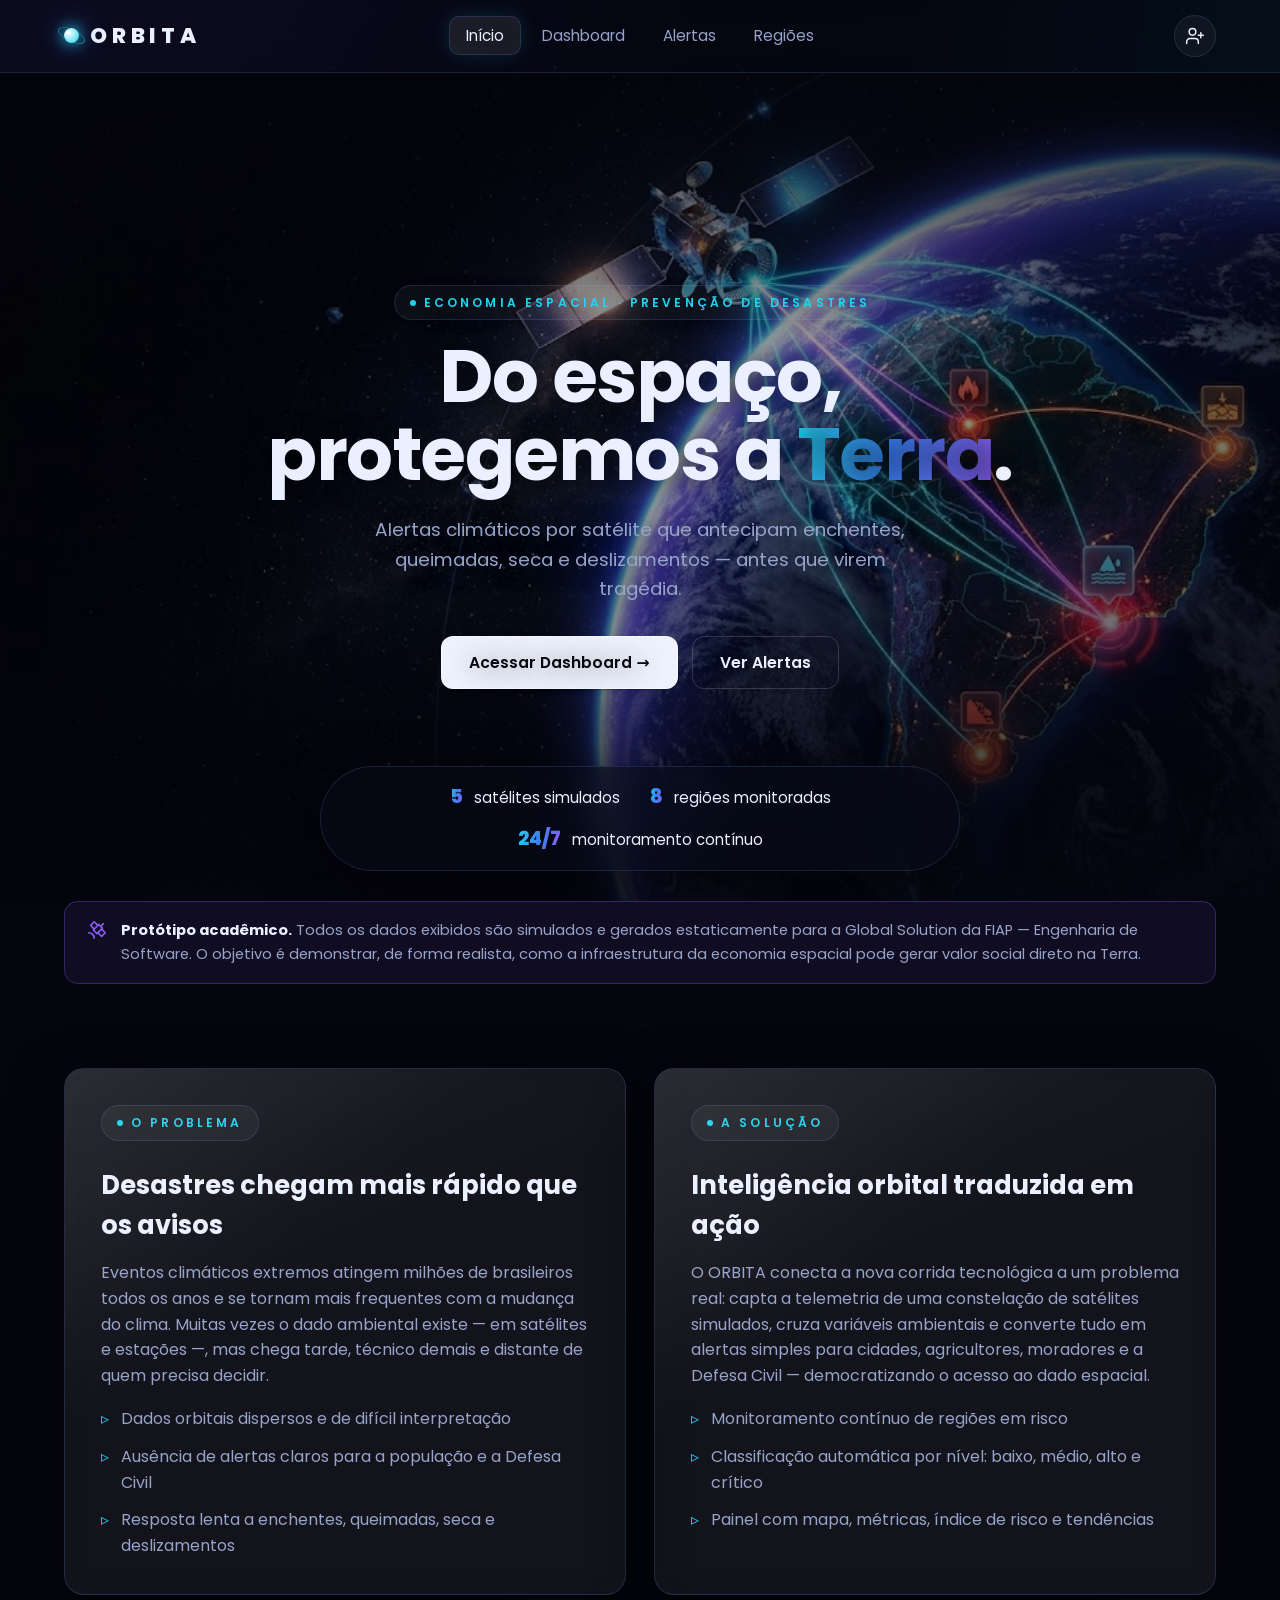
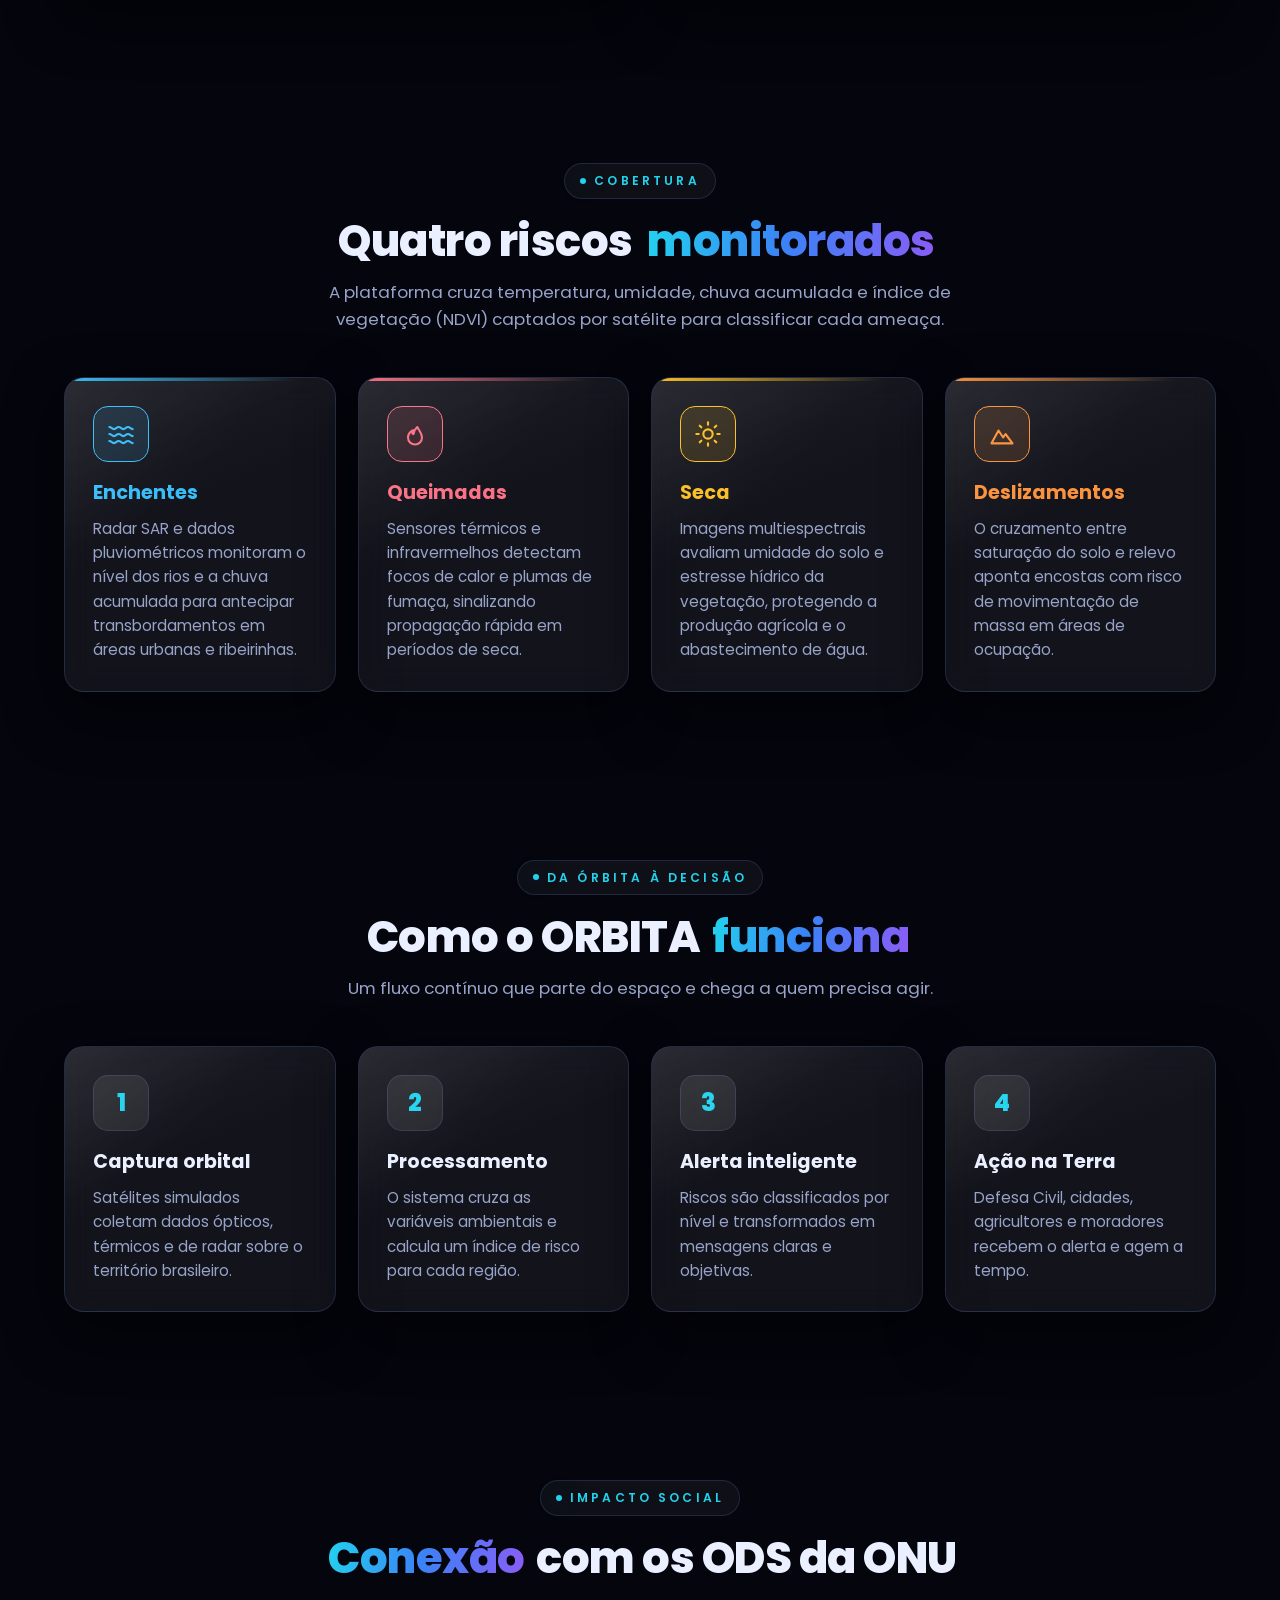
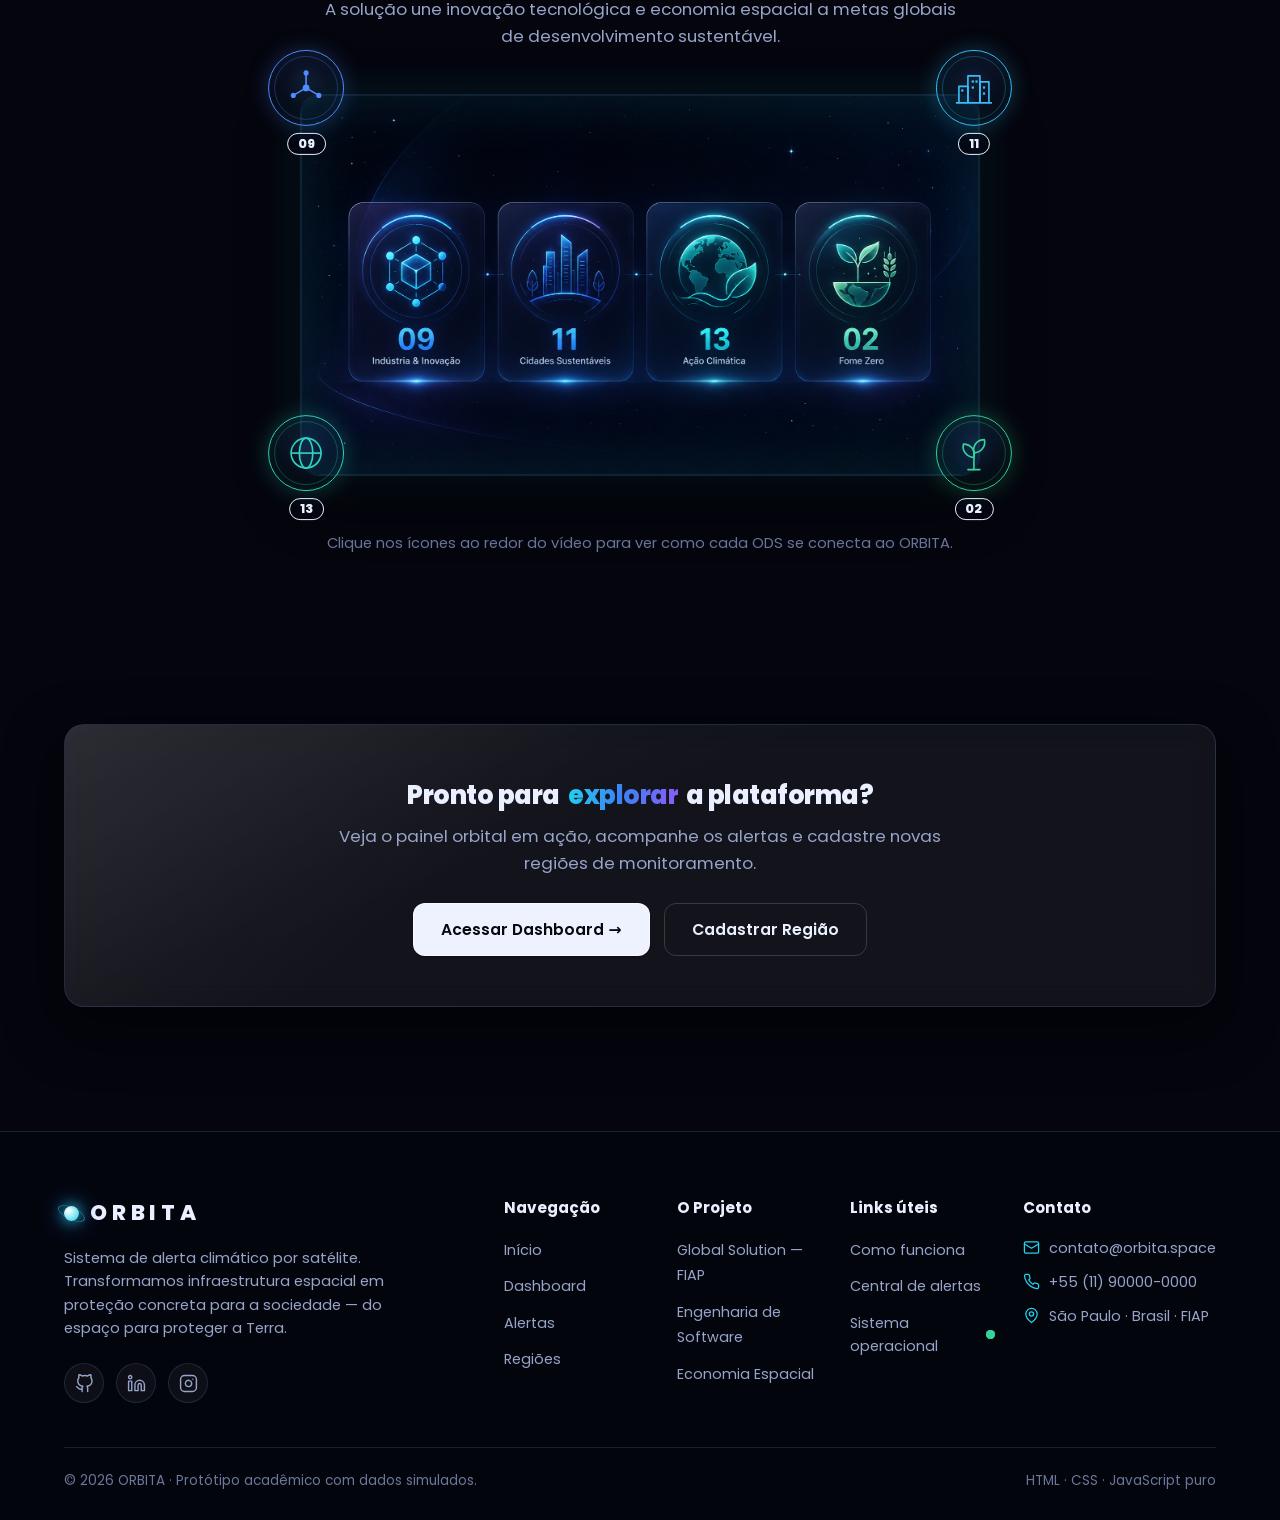
<file: index.html>
<!DOCTYPE html>
<html lang="pt-BR">
<head>
  <meta charset="UTF-8" />
  <meta name="viewport" content="width=device-width, initial-scale=1.0" />
  <title>ORBITA — Sistema de Alerta Climático por Satélite</title>
  <meta name="description" content="ORBITA transforma dados de satélite em alertas que protegem vidas: enchentes, queimadas, seca e deslizamentos. Do espaço para proteger a Terra." />
  <link rel="stylesheet" href="css/style.css?v=23" />
</head>
<body data-page="index">

  <!-- Header injetado por main.js (renderHeader) -->
  <header class="site-header" id="siteHeader"></header>

  <!-- ============ HERO ============ -->
  <section class="hero">
    <!-- Vídeo da Terra em tela inteira, de fundo (assets/video/hero.mp4).
         Sem o arquivo, aparece o poster hero.png. -->
    <video class="hero-video" autoplay muted loop playsinline poster="assets/img/hero.png">
      <source src="assets/video/hero.mp4" type="video/mp4" />
    </video>
    <div class="hero-overlay" aria-hidden="true"></div>

    <div class="container hero-content">
      <span class="eyebrow">Economia Espacial · Prevenção de Desastres</span>
      <h1>Do espaço, protegemos a <span class="gradient-text">Terra</span>.</h1>
      <p class="subtitle">
        Alertas climáticos por satélite que antecipam enchentes, queimadas,
        seca e deslizamentos — antes que virem tragédia.
      </p>
      <div class="hero-actions">
        <a href="dashboard.html" class="btn btn-primary">Acessar Dashboard →</a>
        <a href="alertas.html" class="btn btn-ghost">Ver Alertas</a>
      </div>
    </div>

    <!-- Barra flutuante de números (estilo "trust bar" do exemplo) -->
    <div class="hero-trust">
      <span><strong class="gradient-text" data-count="satelites">5</strong> satélites simulados</span>
      <span><strong class="gradient-text" data-count="regioes">8</strong> regiões monitoradas</span>
      <span><strong class="gradient-text">24/7</strong> monitoramento contínuo</span>
    </div>
  </section>

  <!-- ============ AVISO ACADÊMICO ============ -->
  <div class="container">
    <div class="disclaimer reveal">
      <span class="disc-ico" data-icon="satellite"></span>
      <div><strong>Protótipo acadêmico.</strong> Todos os dados exibidos são simulados e gerados estaticamente para a Global Solution da FIAP — Engenharia de Software. O objetivo é demonstrar, de forma realista, como a infraestrutura da economia espacial pode gerar valor social direto na Terra.</div>
    </div>
  </div>

  <!-- ============ PROBLEMA / SOLUÇÃO ============ -->
  <section class="section">
    <div class="container split">
      <div class="card feature-block reveal">
        <span class="eyebrow">O problema</span>
        <h2>Desastres chegam mais rápido que os avisos</h2>
        <p>
          Eventos climáticos extremos atingem milhões de brasileiros todos os anos
          e se tornam mais frequentes com a mudança do clima. Muitas vezes o dado
          ambiental existe — em satélites e estações —, mas chega tarde, técnico
          demais e distante de quem precisa decidir.
        </p>
        <ul class="feature-list">
          <li>Dados orbitais dispersos e de difícil interpretação</li>
          <li>Ausência de alertas claros para a população e a Defesa Civil</li>
          <li>Resposta lenta a enchentes, queimadas, seca e deslizamentos</li>
        </ul>
      </div>

      <div class="card feature-block reveal">
        <span class="eyebrow">A solução</span>
        <h2>Inteligência orbital traduzida em ação</h2>
        <p>
          O ORBITA conecta a nova corrida tecnológica a um problema real: capta a
          telemetria de uma constelação de satélites simulados, cruza variáveis
          ambientais e converte tudo em alertas simples para cidades, agricultores,
          moradores e a Defesa Civil — democratizando o acesso ao dado espacial.
        </p>
        <ul class="feature-list">
          <li>Monitoramento contínuo de regiões em risco</li>
          <li>Classificação automática por nível: baixo, médio, alto e crítico</li>
          <li>Painel com mapa, métricas, índice de risco e tendências</li>
        </ul>
      </div>
    </div>
  </section>

  <!-- ============ TIPOS DE RISCO ============ -->
  <section class="section">
    <div class="container">
      <div class="section-head text-center">
        <span class="eyebrow">Cobertura</span>
        <h2 class="section-title">Quatro riscos <span class="text-cycle" data-words="monitorados|vigiados|rastreados|antecipados">monitorados</span></h2>
        <p class="section-lead">A plataforma cruza temperatura, umidade, chuva acumulada e índice de vegetação (NDVI) captados por satélite para classificar cada ameaça.</p>
      </div>
      <div class="grid grid-4">
        <div class="card card-hover risk-card tone-water reveal">
          <div class="risk-icon" data-icon="wave"></div>
          <h3>Enchentes</h3>
          <p>Radar SAR e dados pluviométricos monitoram o nível dos rios e a chuva acumulada para antecipar transbordamentos em áreas urbanas e ribeirinhas.</p>
        </div>
        <div class="card card-hover risk-card tone-fire reveal">
          <div class="risk-icon" data-icon="fire"></div>
          <h3>Queimadas</h3>
          <p>Sensores térmicos e infravermelhos detectam focos de calor e plumas de fumaça, sinalizando propagação rápida em períodos de seca.</p>
        </div>
        <div class="card card-hover risk-card tone-drought reveal">
          <div class="risk-icon" data-icon="sun"></div>
          <h3>Seca</h3>
          <p>Imagens multiespectrais avaliam umidade do solo e estresse hídrico da vegetação, protegendo a produção agrícola e o abastecimento de água.</p>
        </div>
        <div class="card card-hover risk-card tone-land reveal">
          <div class="risk-icon" data-icon="mountain"></div>
          <h3>Deslizamentos</h3>
          <p>O cruzamento entre saturação do solo e relevo aponta encostas com risco de movimentação de massa em áreas de ocupação.</p>
        </div>
      </div>
    </div>
  </section>

  <!-- ============ COMO FUNCIONA ============ -->
  <section class="section">
    <div class="container">
      <div class="section-head text-center">
        <span class="eyebrow">Da órbita à decisão</span>
        <h2 class="section-title">Como o ORBITA <span class="text-cycle" data-words="funciona|atua|protege|antecipa">funciona</span></h2>
        <p class="section-lead">Um fluxo contínuo que parte do espaço e chega a quem precisa agir.</p>
      </div>
      <div class="grid grid-4">
        <div class="card card-hover risk-card reveal">
          <div class="risk-icon step-num">1</div>
          <h3>Captura orbital</h3>
          <p>Satélites simulados coletam dados ópticos, térmicos e de radar sobre o território brasileiro.</p>
        </div>
        <div class="card card-hover risk-card reveal">
          <div class="risk-icon step-num">2</div>
          <h3>Processamento</h3>
          <p>O sistema cruza as variáveis ambientais e calcula um índice de risco para cada região.</p>
        </div>
        <div class="card card-hover risk-card reveal">
          <div class="risk-icon step-num">3</div>
          <h3>Alerta inteligente</h3>
          <p>Riscos são classificados por nível e transformados em mensagens claras e objetivas.</p>
        </div>
        <div class="card card-hover risk-card reveal">
          <div class="risk-icon step-num">4</div>
          <h3>Ação na Terra</h3>
          <p>Defesa Civil, cidades, agricultores e moradores recebem o alerta e agem a tempo.</p>
        </div>
      </div>
    </div>
  </section>

  <!-- ============ ODS ============ -->
  <section class="section">
    <div class="container">
      <div class="section-head text-center">
        <span class="eyebrow">Impacto social</span>
        <h2 class="section-title"><span class="text-cycle" data-words="Conexão|Alinhamento|Compromisso">Conexão</span> com os ODS da ONU</h2>
        <p class="section-lead">A solução une inovação tecnológica e economia espacial a metas globais de desenvolvimento sustentável.</p>
      </div>
      <div class="ods-stage reveal">
        <!-- Vídeo central -->
        <figure class="ods-video">
          <video autoplay muted loop playsinline poster="assets/img/ods-referencia.png">
            <source src="assets/video/ods.mp4" type="video/mp4" />
          </video>
          <span class="ods-video-glow" aria-hidden="true"></span>
        </figure>

        <!-- ODS 09 — Inovação (rede orbitando) -->
        <div class="ods-float pos-tl" style="color:#4f8cff">
          <button class="ods-fab" type="button" aria-expanded="false" aria-label="ODS 09 — Indústria, Inovação e Infraestrutura">
            <span class="ods-ring">
              <svg class="ods-anim" viewBox="0 0 64 64" fill="none" stroke="currentColor" stroke-width="2.2" stroke-linecap="round">
                <circle cx="32" cy="32" r="4.5" fill="currentColor" stroke="none"/>
                <g class="net-orbit">
                  <line x1="32" y1="32" x2="32" y2="12"/>
                  <line x1="32" y1="32" x2="49" y2="42"/>
                  <line x1="32" y1="32" x2="15" y2="42"/>
                  <circle cx="32" cy="12" r="3.4" fill="currentColor" stroke="none"/>
                  <circle cx="49" cy="42" r="3.4" fill="currentColor" stroke="none"/>
                  <circle cx="15" cy="42" r="3.4" fill="currentColor" stroke="none"/>
                </g>
              </svg>
            </span>
            <span class="ods-fab-num">09</span>
          </button>
          <div class="ods-pop" role="dialog">
            <strong>ODS 09 · Indústria, Inovação e Infraestrutura</strong>
            <p>Aplica infraestrutura espacial e ciência de dados para construir resiliência climática.</p>
          </div>
        </div>

        <!-- ODS 11 — Cidades (janelas piscando) -->
        <div class="ods-float pos-tr" style="color:#38bdf8">
          <button class="ods-fab" type="button" aria-expanded="false" aria-label="ODS 11 — Cidades e Comunidades Sustentáveis">
            <span class="ods-ring">
              <svg class="ods-anim" viewBox="0 0 64 64" fill="none" stroke="currentColor" stroke-width="2.2" stroke-linejoin="round">
                <path d="M12 52V30h12v22"/>
                <path d="M24 52V16h16v36"/>
                <path d="M40 52V24h12v28"/>
                <line x1="8" y1="52" x2="56" y2="52"/>
                <g class="city-windows" fill="currentColor" stroke="none">
                  <rect x="15" y="34" width="3" height="3"/><rect x="29" y="22" width="3" height="3"/>
                  <rect x="34" y="22" width="3" height="3"/><rect x="29" y="30" width="3" height="3"/>
                  <rect x="44" y="30" width="3" height="3"/><rect x="44" y="38" width="3" height="3"/>
                </g>
              </svg>
            </span>
            <span class="ods-fab-num">11</span>
          </button>
          <div class="ods-pop" role="dialog">
            <strong>ODS 11 · Cidades e Comunidades Sustentáveis</strong>
            <p>Torna as cidades mais seguras e preparadas para eventos climáticos extremos.</p>
          </div>
        </div>

        <!-- ODS 13 — Clima (globo girando) -->
        <div class="ods-float pos-bl" style="color:#2dd4bf">
          <button class="ods-fab" type="button" aria-expanded="false" aria-label="ODS 13 — Ação Contra a Mudança do Clima">
            <span class="ods-ring">
              <svg class="ods-anim" viewBox="0 0 64 64" fill="none" stroke="currentColor" stroke-width="2.2">
                <circle cx="32" cy="32" r="20"/>
                <line x1="12" y1="32" x2="52" y2="32"/>
                <ellipse class="globe-spin" cx="32" cy="32" rx="9" ry="20"/>
              </svg>
            </span>
            <span class="ods-fab-num">13</span>
          </button>
          <div class="ods-pop" role="dialog">
            <strong>ODS 13 · Ação Contra a Mudança do Clima</strong>
            <p>Antecipa e previne desastres ambientais com resposta rápida e orientada por dados.</p>
          </div>
        </div>

        <!-- ODS 02 — Fome Zero (folhas balançando) -->
        <div class="ods-float pos-br" style="color:#34d399">
          <button class="ods-fab" type="button" aria-expanded="false" aria-label="ODS 02 — Fome Zero e Agricultura Sustentável">
            <span class="ods-ring">
              <svg class="ods-anim" viewBox="0 0 64 64" fill="none" stroke="currentColor" stroke-width="2.2" stroke-linecap="round" stroke-linejoin="round">
                <path d="M32 54V30"/>
                <line x1="24" y1="54" x2="40" y2="54"/>
                <path class="leaf-l" d="M32 38c-10-1-16-9-14-18 10 0 16 8 14 18Z"/>
                <path class="leaf-r" d="M32 32c10-1 16-9 14-18-10 0-16 8-14 18Z"/>
              </svg>
            </span>
            <span class="ods-fab-num">02</span>
          </button>
          <div class="ods-pop" role="dialog">
            <strong>ODS 02 · Fome Zero e Agricultura Sustentável</strong>
            <p>Protege a produção de alimentos contra a seca e perdas climáticas no campo.</p>
          </div>
        </div>
      </div><!-- /.ods-stage -->
      <p class="ods-hint">Clique nos ícones ao redor do vídeo para ver como cada ODS se conecta ao ORBITA.</p>
    </div>
  </section>

  <!-- ============ CTA FINAL ============ -->
  <section class="section">
    <div class="container">
      <div class="card feature-block text-center reveal" style="padding:50px">
        <h2 class="section-title">Pronto para <span class="text-cycle" data-words="explorar|conhecer|testar|navegar">explorar</span> a plataforma?</h2>
        <p class="section-lead">Veja o painel orbital em ação, acompanhe os alertas e cadastre novas regiões de monitoramento.</p>
        <div class="hero-actions" style="justify-content:center;margin-top:26px">
          <a href="dashboard.html" class="btn btn-primary">Acessar Dashboard →</a>
          <a href="regioes.html" class="btn btn-ghost">Cadastrar Região</a>
        </div>
      </div>
    </div>
  </section>

  <!-- Footer rico injetado por main.js (data-full=true) -->
  <footer class="site-footer" id="siteFooter" data-full="true"></footer>

  <script src="js/data.js?v=23"></script>
  <script src="js/main.js?v=23"></script>
</body>
</html>
</file>
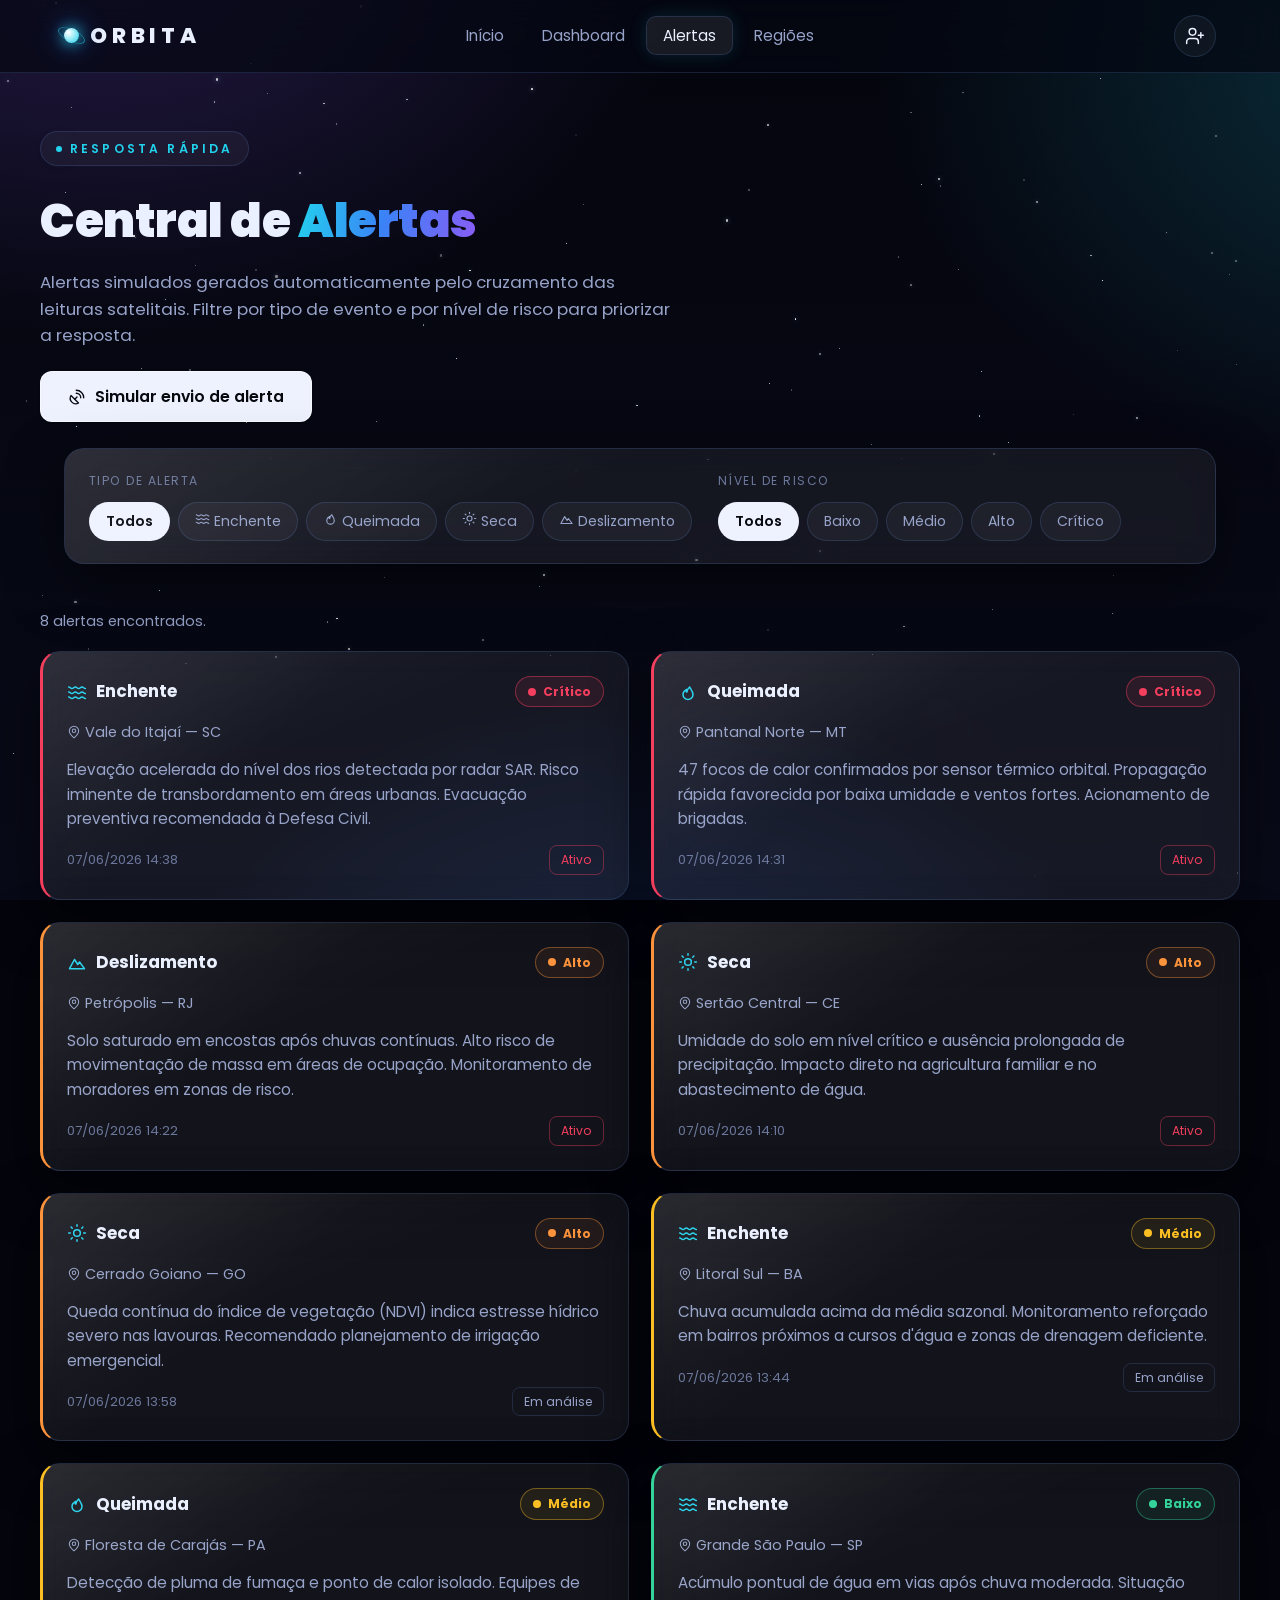
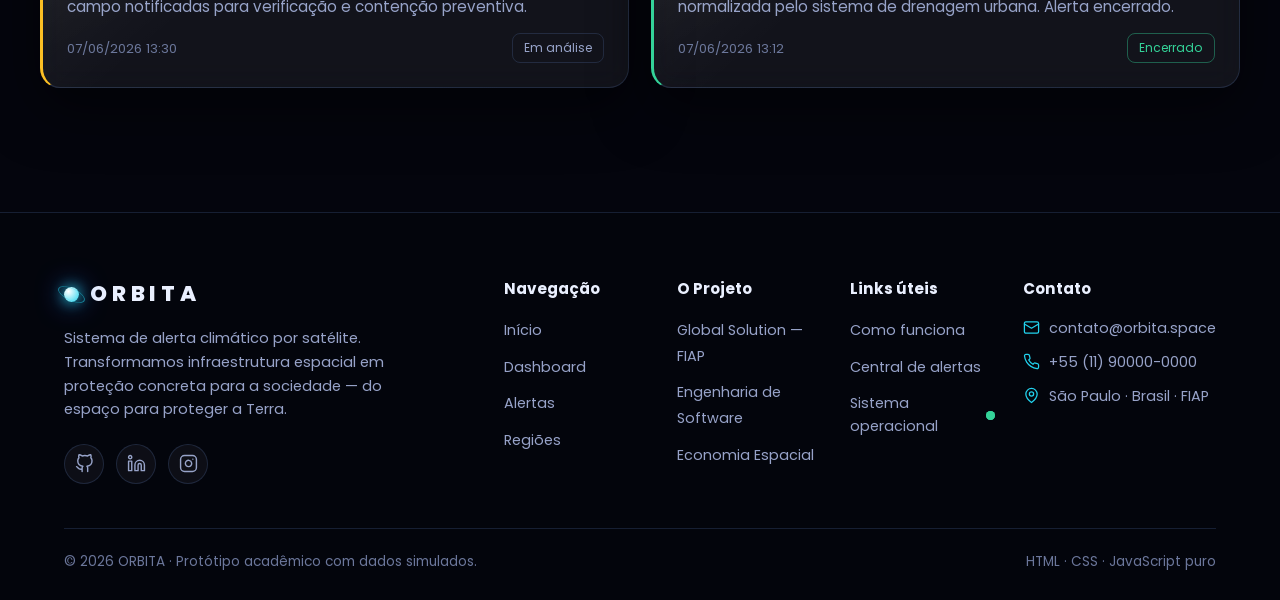
<file: alertas.html>
<!DOCTYPE html>
<html lang="pt-BR">
<head>
  <meta charset="UTF-8" />
  <meta name="viewport" content="width=device-width, initial-scale=1.0" />
  <title>Alertas — ORBITA</title>
  <meta name="description" content="Central de alertas climáticos da plataforma ORBITA, com filtros por tipo de evento e nível de risco." />
  <link rel="stylesheet" href="css/style.css?v=23" />
</head>
<body data-page="alertas">

  <!-- Header injetado por main.js -->
  <header class="site-header" id="siteHeader"></header>

  <!-- ============ TÍTULO ============ -->
  <div class="container page-head">
    <span class="eyebrow">Resposta rápida</span>
    <h1>Central de <span class="text-cycle" data-words="Alertas|Riscos|Ameaças|Ocorrências">Alertas</span></h1>
    <p>Alertas simulados gerados automaticamente pelo cruzamento das leituras satelitais. Filtre por tipo de evento e por nível de risco para priorizar a resposta.</p>
    <div style="margin-top:22px">
      <button class="btn btn-primary" id="btnSimular"><span data-icon="dish"></span> Simular envio de alerta</button>
    </div>
  </div>

  <!-- ============ FILTROS ============ -->
  <section class="container">
    <div class="card filters" id="filtros">
      <div class="filter-group">
        <span class="filter-label">Tipo de alerta</span>
        <div class="chip-row">
          <button class="chip active" data-grupo="tipo" data-valor="Todos">Todos</button>
          <button class="chip" data-grupo="tipo" data-valor="Enchente"><span data-icon="wave"></span> Enchente</button>
          <button class="chip" data-grupo="tipo" data-valor="Queimada"><span data-icon="fire"></span> Queimada</button>
          <button class="chip" data-grupo="tipo" data-valor="Seca"><span data-icon="sun"></span> Seca</button>
          <button class="chip" data-grupo="tipo" data-valor="Deslizamento"><span data-icon="mountain"></span> Deslizamento</button>
        </div>
      </div>
      <div class="filter-group">
        <span class="filter-label">Nível de risco</span>
        <div class="chip-row">
          <button class="chip active" data-grupo="nivel" data-valor="Todos">Todos</button>
          <button class="chip" data-grupo="nivel" data-valor="Baixo">Baixo</button>
          <button class="chip" data-grupo="nivel" data-valor="Médio">Médio</button>
          <button class="chip" data-grupo="nivel" data-valor="Alto">Alto</button>
          <button class="chip" data-grupo="nivel" data-valor="Crítico">Crítico</button>
        </div>
      </div>
    </div>
  </section>

  <!-- ============ LISTA DE ALERTAS ============ -->
  <section class="container section" style="padding-top:18px">
    <p class="results-count" id="resultsCount"></p>
    <div class="grid grid-2" id="alertasGrid"><!-- cartões via main.js --></div>
  </section>

  <!-- Footer injetado por main.js -->
  <footer class="site-footer" id="siteFooter" data-full="true"></footer>

  <script src="js/data.js?v=23"></script>
  <script src="js/main.js?v=23"></script>
</body>
</html>
</file>
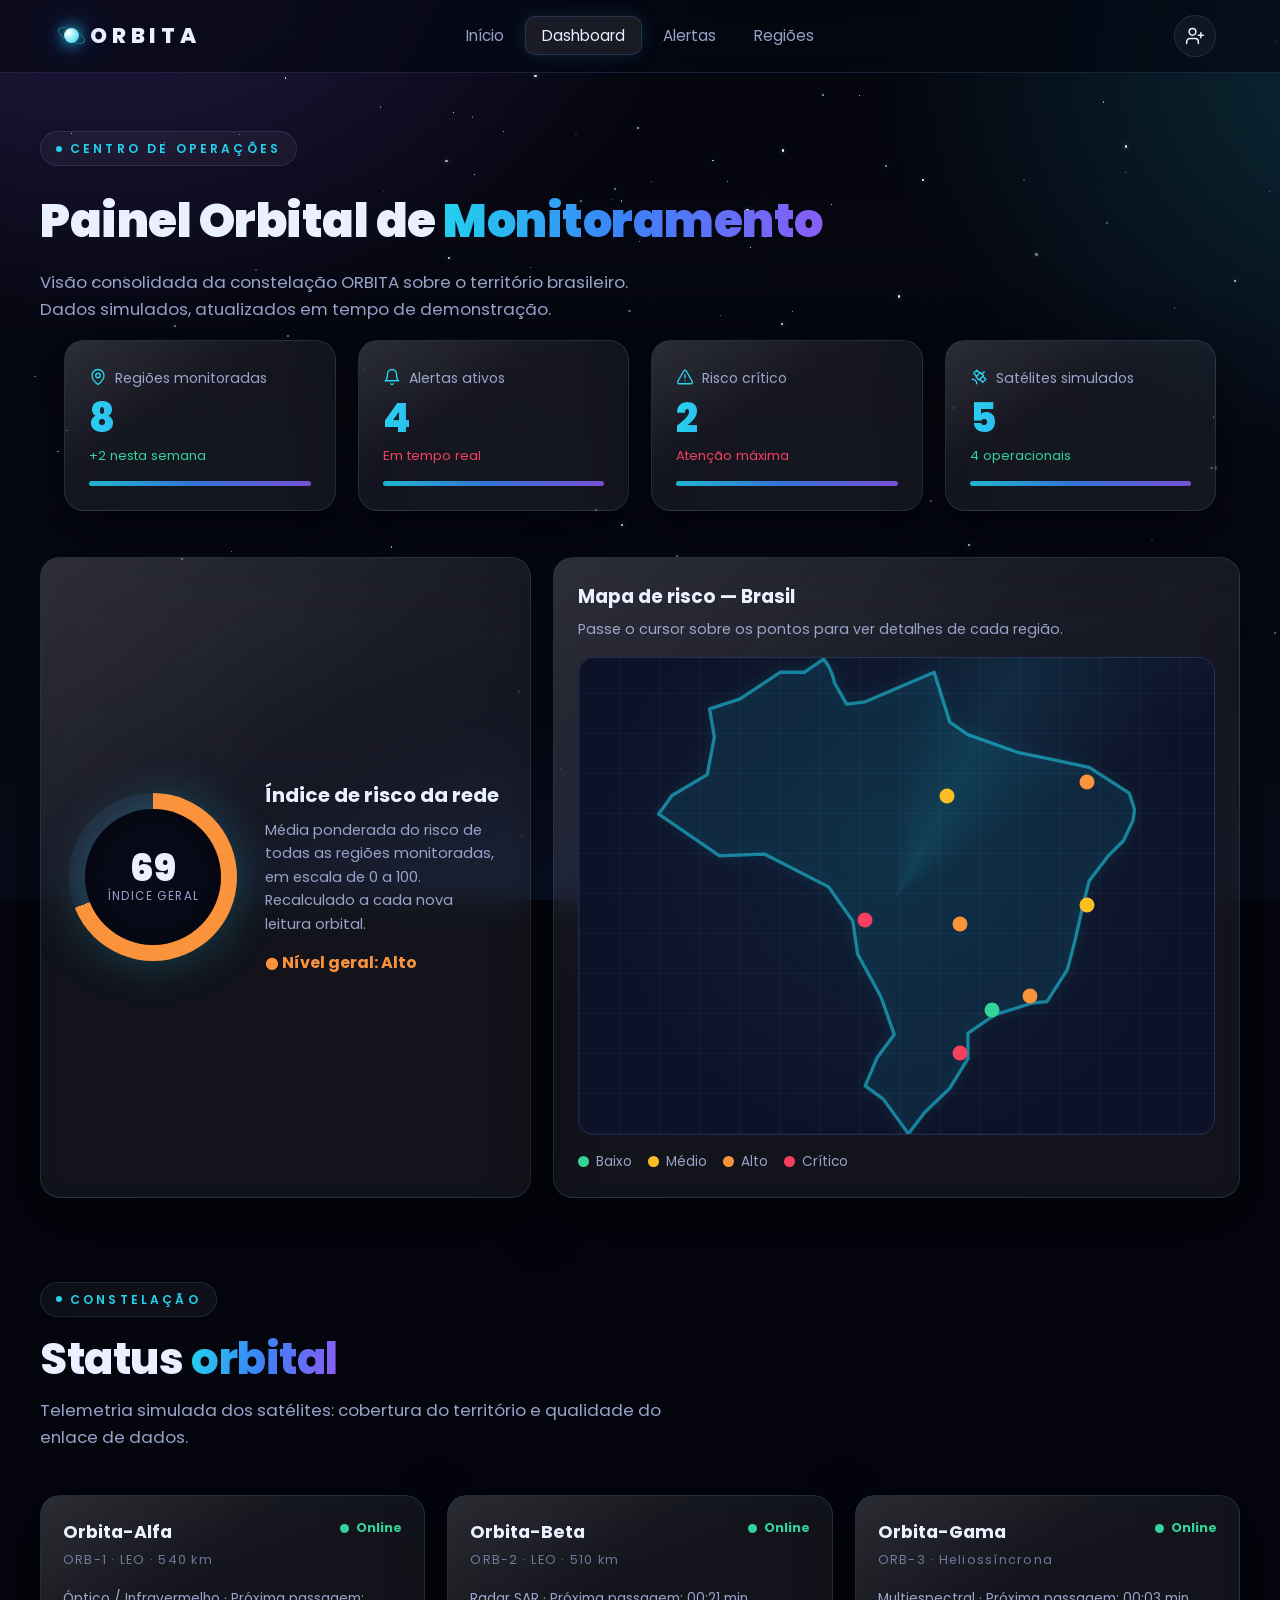
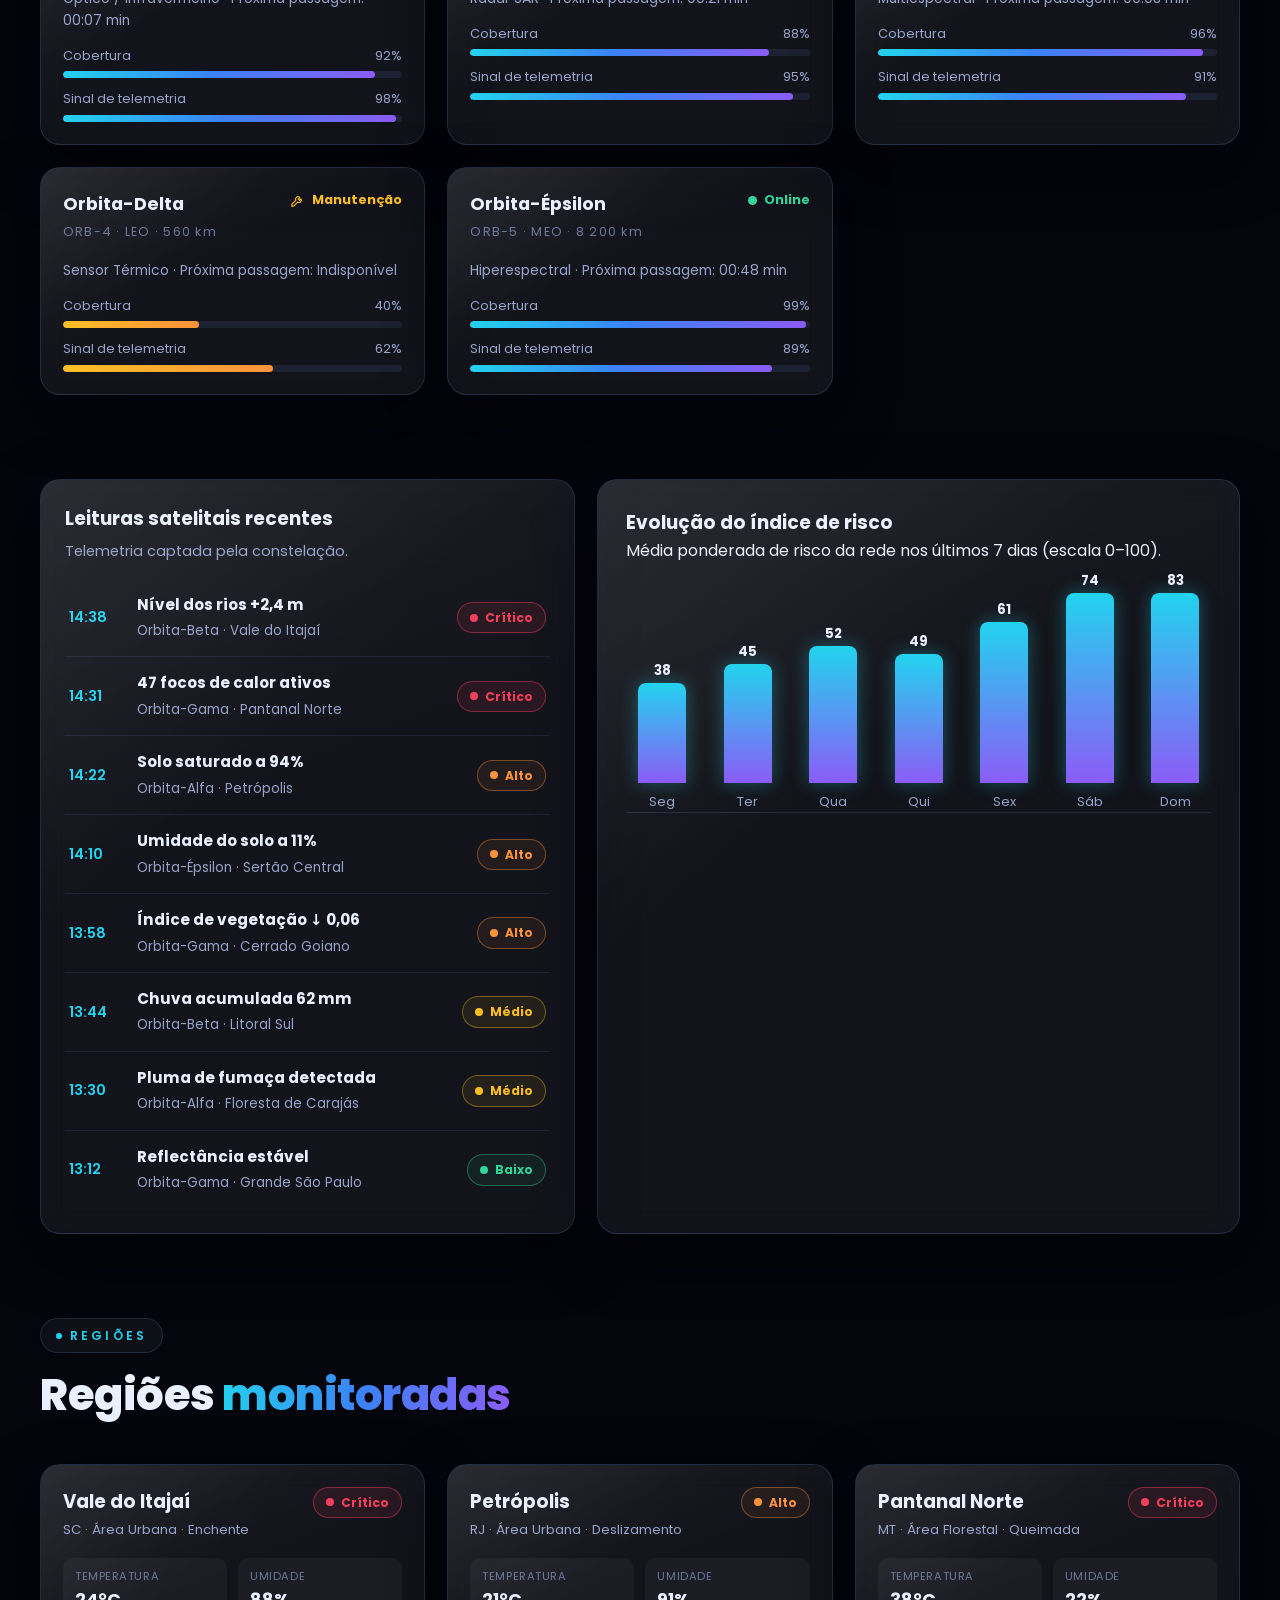
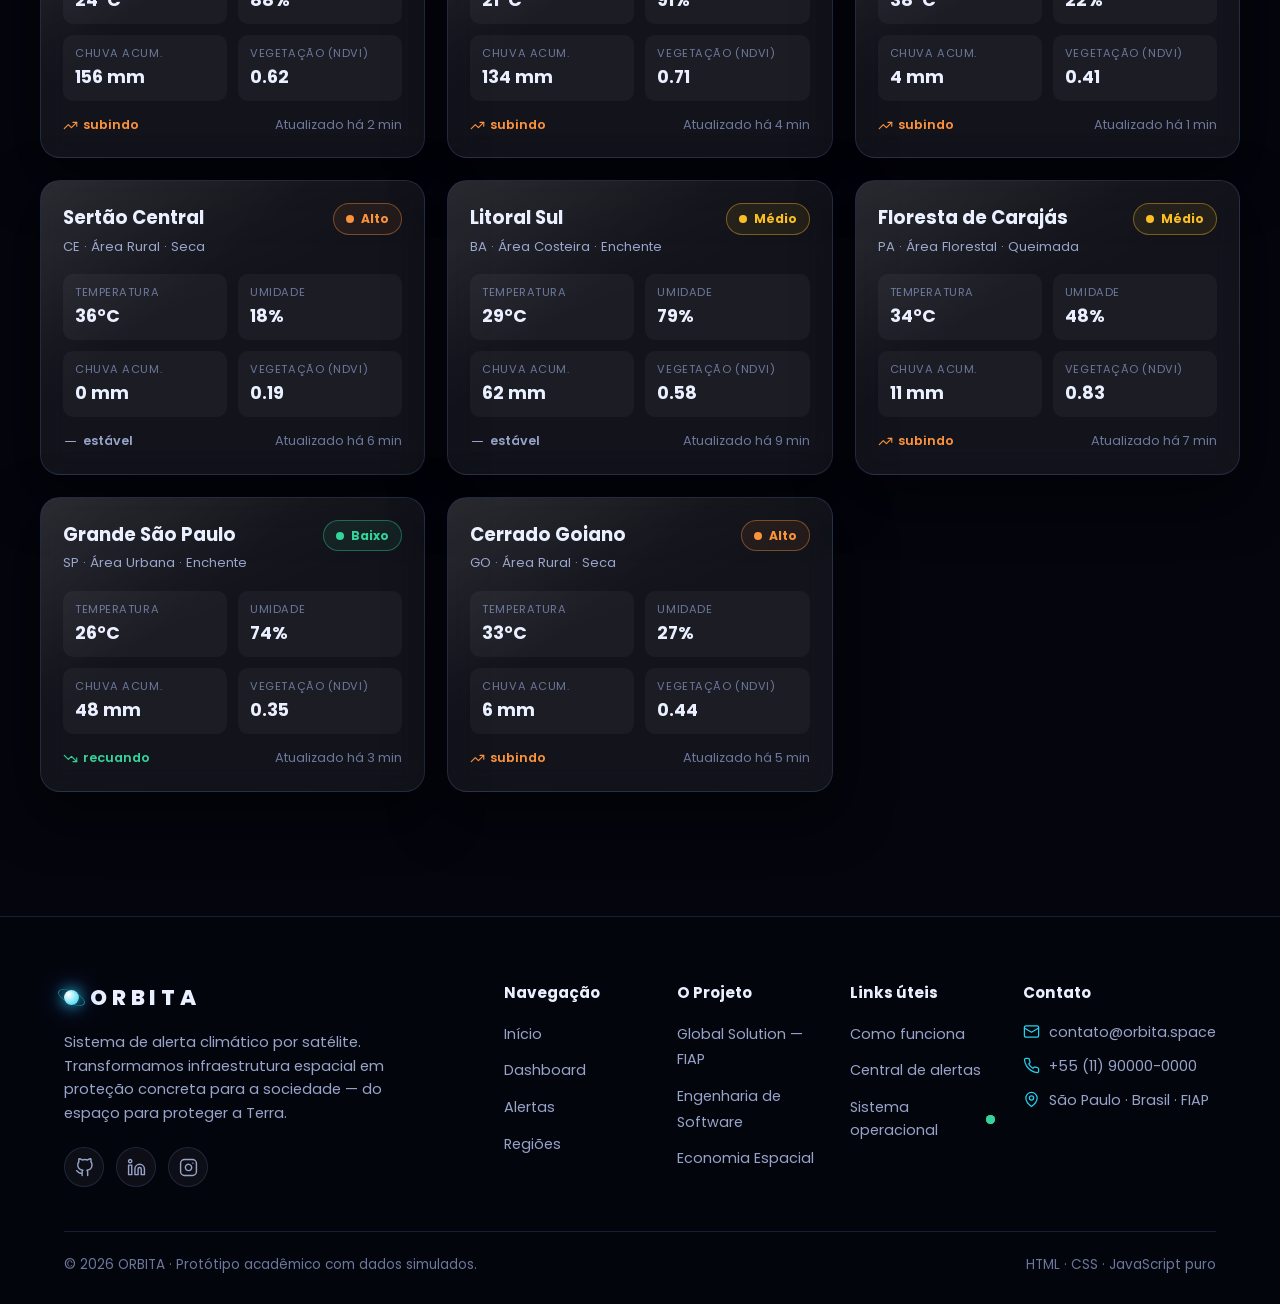
<file: dashboard.html>
<!DOCTYPE html>
<html lang="pt-BR">
<head>
  <meta charset="UTF-8" />
  <meta name="viewport" content="width=device-width, initial-scale=1.0" />
  <title>Dashboard — ORBITA</title>
  <meta name="description" content="Painel orbital de monitoramento: métricas, índice de risco, status dos satélites, mapa de risco, leituras satelitais e tendências." />
  <link rel="stylesheet" href="css/style.css?v=23" />
</head>
<body data-page="dashboard">

  <!-- Header injetado por main.js -->
  <header class="site-header" id="siteHeader"></header>

  <!-- ============ TÍTULO ============ -->
  <div class="container page-head">
    <span class="eyebrow">Centro de Operações</span>
    <h1>Painel Orbital de <span class="text-cycle" data-words="Monitoramento|Vigilância|Prevenção">Monitoramento</span></h1>
    <p>Visão consolidada da constelação ORBITA sobre o território brasileiro. Dados simulados, atualizados em tempo de demonstração.</p>
  </div>

  <!-- ============ MÉTRICAS ============ -->
  <section class="container">
    <div class="grid grid-4" id="metricas"><!-- preenchido via main.js --></div>
  </section>

  <!-- ============ ÍNDICE DE RISCO + MAPA ============ -->
  <section class="container section" style="padding-top:46px">
    <div class="grid dash-row" style="grid-template-columns:1fr 1.4fr;gap:22px">
      <!-- Índice de risco geral (gauge) -->
      <div class="card gauge-card reveal">
        <div class="gauge" id="gaugeRisco">
          <div class="gauge-inner">
            <div class="g-val" id="gaugeVal">0</div>
            <div class="g-lbl">Índice geral</div>
          </div>
        </div>
        <div class="gauge-info">
          <h3>Índice de risco da rede</h3>
          <p>Média ponderada do risco de todas as regiões monitoradas, em escala de 0 a 100. Recalculado a cada nova leitura orbital.</p>
          <span class="gauge-status" id="gaugeStatus">● Calculando…</span>
        </div>
      </div>

      <!-- Mapa estilizado -->
      <div class="card map-card reveal">
        <h3>Mapa de risco — Brasil</h3>
        <p class="card-sub">Passe o cursor sobre os pontos para ver detalhes de cada região.</p>
        <div class="map-stage" id="mapStage">
          <!-- Contorno do Brasil traçado a partir de pontos reais (lat/long),
               projetado num viewBox 0–100. -->
          <svg class="map-brazil" viewBox="0 0 100 100" preserveAspectRatio="xMidYMid meet" aria-hidden="true">
            <path d="M34.7 0.2 L35.7 1.7 L36.5 3.5 L37 5.3 L39.5 9.7 L43.4 9.2 L57.9 3 L61.2 13.5 L65 16.1 L75.7 19.9 L82.1 21.2 L90.5 23 L98.9 28.4 L100 31.8 L99.7 34.1 L97.7 38.4 L94.4 41.7 L90.5 46.8 L89.3 51.4 L87.5 59.4 L85.9 65.5 L81.6 72.2 L78.6 72.5 L70.6 75 L65 78.9 L65 84.2 L61.2 90.4 L55.9 95.5 L52.5 100 L47.2 92.7 L43.4 89.9 L45.9 84 L49.5 79.1 L46.7 71.2 L41.8 62.2 L40.8 55.3 L35.7 48.1 L22.2 41.2 L12.8 41.6 L0 32.8 L2.8 28.9 L10.2 24.5 L11.7 16.6 L10.7 10.7 L17.1 8.6 L25.5 3 L30.6 3 Z" />
          </svg>
          <!-- pontos pulsantes inseridos via main.js -->
        </div>
        <div class="map-legend">
          <span><i class="legend-dot" style="background:var(--risk-baixo)"></i>Baixo</span>
          <span><i class="legend-dot" style="background:var(--risk-medio)"></i>Médio</span>
          <span><i class="legend-dot" style="background:var(--risk-alto)"></i>Alto</span>
          <span><i class="legend-dot" style="background:var(--risk-critico)"></i>Crítico</span>
        </div>
      </div>
    </div>
  </section>

  <!-- ============ STATUS ORBITAL ============ -->
  <section class="container section" style="padding-top:0">
    <div class="section-head">
      <span class="eyebrow">Constelação</span>
      <h2 class="section-title">Status <span class="text-cycle" data-words="orbital|dos satélites|em tempo real">orbital</span></h2>
      <p class="section-lead" style="margin-left:0">Telemetria simulada dos satélites: cobertura do território e qualidade do enlace de dados.</p>
    </div>
    <div class="grid grid-3" id="statusOrbital"><!-- cartões via main.js --></div>
  </section>

  <!-- ============ LEITURAS + GRÁFICO ============ -->
  <section class="container section" style="padding-top:0">
    <div class="grid dash-row" style="grid-template-columns:1fr 1.2fr;gap:22px">
      <!-- Leituras satelitais -->
      <div class="card map-card reveal">
        <h3>Leituras satelitais recentes</h3>
        <p class="card-sub">Telemetria captada pela constelação.</p>
        <div class="feed" id="leituras"><!-- preenchido via main.js --></div>
      </div>

      <!-- Gráfico de evolução -->
      <div class="card chart-card reveal">
        <h3>Evolução do índice de risco</h3>
        <p class="card-sub">Média ponderada de risco da rede nos últimos 7 dias (escala 0–100).</p>
        <div class="chart" id="grafico"><!-- barras geradas via main.js --></div>
      </div>
    </div>
  </section>

  <!-- ============ REGIÕES MONITORADAS ============ -->
  <section class="container section" style="padding-top:0">
    <div class="section-head">
      <span class="eyebrow">Regiões</span>
      <h2 class="section-title">Regiões <span class="text-cycle" data-words="monitoradas|vigiadas|rastreadas|em risco">monitoradas</span></h2>
    </div>
    <div class="grid grid-3" id="regioesGrid"><!-- cartões via main.js --></div>
  </section>

  <!-- Footer injetado por main.js -->
  <footer class="site-footer" id="siteFooter" data-full="true"></footer>

  <script src="js/data.js?v=23"></script>
  <script src="js/main.js?v=23"></script>
</body>
</html>
</file>
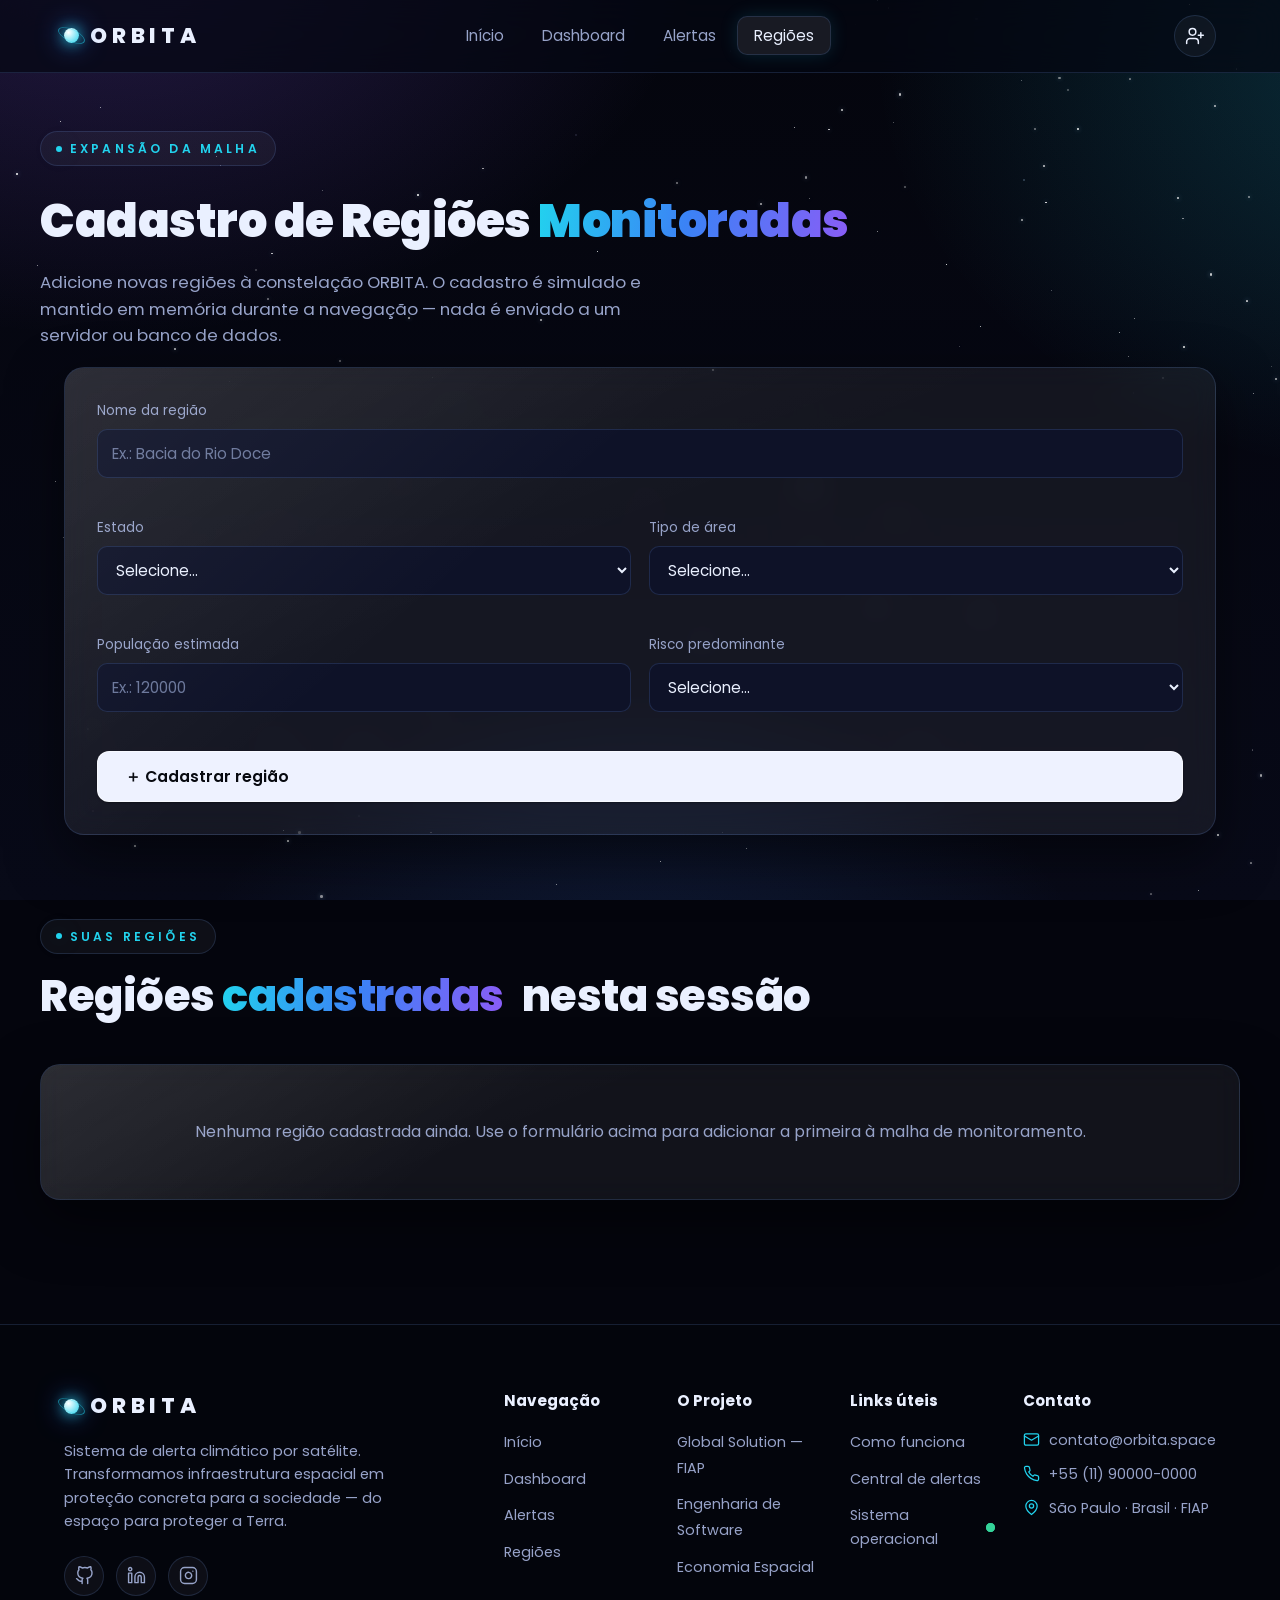
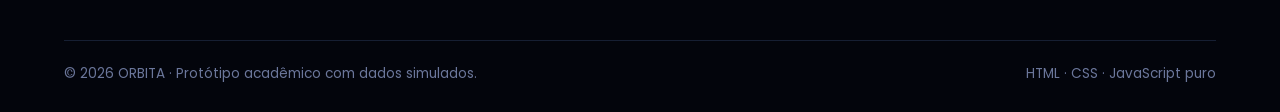
<file: regioes.html>
<!DOCTYPE html>
<html lang="pt-BR">
<head>
  <meta charset="UTF-8" />
  <meta name="viewport" content="width=device-width, initial-scale=1.0" />
  <title>Regiões — ORBITA</title>
  <meta name="description" content="Cadastro de regiões monitoradas pela plataforma ORBITA. Simulação em memória, sem banco de dados." />
  <link rel="stylesheet" href="css/style.css?v=23" />
</head>
<body data-page="regioes">

  <!-- Header injetado por main.js -->
  <header class="site-header" id="siteHeader"></header>

  <!-- ============ TÍTULO ============ -->
  <div class="container page-head">
    <span class="eyebrow">Expansão da malha</span>
    <h1>Cadastro de Regiões <span class="text-cycle" data-words="Monitoradas|Vigiadas|Protegidas|em Risco">Monitoradas</span></h1>
    <p>Adicione novas regiões à constelação ORBITA. O cadastro é simulado e mantido em memória durante a navegação — nada é enviado a um servidor ou banco de dados.</p>
  </div>

  <!-- ============ FORMULÁRIO ============ -->
  <section class="container">
    <div class="card form-card reveal">
      <form id="formRegiao" novalidate>
        <div class="form-grid">
          <div class="field full">
            <label for="nome">Nome da região</label>
            <input type="text" id="nome" name="nome" placeholder="Ex.: Bacia do Rio Doce" />
            <span class="error-msg"></span>
          </div>

          <div class="field">
            <label for="estado">Estado</label>
            <select id="estado" name="estado">
              <option value="">Selecione...</option>
              <option>AC</option><option>AL</option><option>AP</option><option>AM</option>
              <option>BA</option><option>CE</option><option>DF</option><option>ES</option>
              <option>GO</option><option>MA</option><option>MT</option><option>MS</option>
              <option>MG</option><option>PA</option><option>PB</option><option>PR</option>
              <option>PE</option><option>PI</option><option>RJ</option><option>RN</option>
              <option>RS</option><option>RO</option><option>RR</option><option>SC</option>
              <option>SP</option><option>SE</option><option>TO</option>
            </select>
            <span class="error-msg"></span>
          </div>

          <div class="field">
            <label for="area">Tipo de área</label>
            <select id="area" name="area">
              <option value="">Selecione...</option>
              <option>Urbana</option>
              <option>Rural</option>
              <option>Florestal</option>
              <option>Costeira</option>
              <option>Agrícola</option>
              <option>Montanhosa</option>
            </select>
            <span class="error-msg"></span>
          </div>

          <div class="field">
            <label for="populacao">População estimada</label>
            <input type="number" id="populacao" name="populacao" min="1" placeholder="Ex.: 120000" />
            <span class="error-msg"></span>
          </div>

          <div class="field">
            <label for="tipoRisco">Risco predominante</label>
            <select id="tipoRisco" name="tipoRisco">
              <option value="">Selecione...</option>
              <option>Enchente</option>
              <option>Queimada</option>
              <option>Seca</option>
              <option>Deslizamento</option>
            </select>
            <span class="error-msg"></span>
          </div>

          <div class="field full">
            <button type="submit" class="btn btn-primary">＋ Cadastrar região</button>
          </div>
        </div>
      </form>
    </div>
  </section>

  <!-- ============ LISTA CADASTRADA ============ -->
  <section class="container section">
    <div class="section-head">
      <span class="eyebrow">Suas regiões</span>
      <h2 class="section-title">Regiões <span class="text-cycle" data-words="cadastradas|adicionadas|registradas">cadastradas</span> nesta sessão</h2>
    </div>
    <div class="grid grid-3" id="listaCadastro"><!-- cartões via main.js --></div>
  </section>

  <!-- Footer injetado por main.js -->
  <footer class="site-footer" id="siteFooter" data-full="true"></footer>

  <script src="js/data.js?v=23"></script>
  <script src="js/main.js?v=23"></script>
</body>
</html>
</file>
<file: css/style.css>
/* =====================================================================
   ORBITA — Sistema de Alerta Climático por Satélite
   style.css — Design system futurista / espacial
   ---------------------------------------------------------------------
   Sumário
     1.  Tokens (variáveis globais)
     2.  Reset e base
     3.  Fundo espacial
     4.  Utilitários e tipografia
     5.  Header / navegação
     6.  Botões
     7.  Cartões base (glassmorphism)
     8.  Hero (landing)
     9.  Grids
     10. Seções de conteúdo (problema / solução / risco / ODS)
     11. Métricas do dashboard
     12. Índice de risco (gauge)
     13. Status orbital (satélites)
     14. Mapa estilizado
     15. Feed de leituras
     16. Cartões de região
     17. Badges e tags
     18. Gráfico de barras
     19. Filtros e alertas
     20. Formulário e cadastro
     21. Toast
     22. Footer
     23. Animações de entrada
     24. Responsividade
   ===================================================================== */

/* Fonte moderna arredondada (Google Fonts) — visual no estilo do exemplo */
@import url('https://fonts.googleapis.com/css2?family=Poppins:wght@400;500;600;700;800&display=swap');

/* ============ 1. TOKENS ============ */
:root {
  /* Fundo */
  --bg-900: #04050d;
  --bg-800: #080a18;
  --bg-700: #0e1228;
  --bg-card: #0b0f22;

  /* Neon */
  --cyan:    #22d3ee;
  --blue:    #3b82f6;
  --purple:  #8b5cf6;
  --magenta: #d946ef;

  /* Texto */
  --text:     #eaf0ff;
  --text-dim: #97a3c9;
  --text-mut: #6b779b;

  /* Vidro */
  --glass:        rgba(255, 255, 255, 0.045);
  --glass-strong: rgba(255, 255, 255, 0.08);
  --glass-border: rgba(120, 170, 255, 0.16);
  --glass-hover:  rgba(34, 211, 238, 0.45);

  /* Risco */
  --risk-baixo:   #34d399;
  --risk-medio:   #fbbf24;
  --risk-alto:    #fb923c;
  --risk-critico: #f43f5e;

  /* Forma */
  --radius:    20px;
  --radius-sm: 12px;
  --shadow:    0 20px 55px rgba(0, 0, 0, 0.5);
  --glow-cyan: 0 0 26px rgba(34, 211, 238, 0.35);
  --max:       1200px;
  --grad-brand: linear-gradient(100deg, var(--cyan), var(--blue) 48%, var(--purple));
}

/* Propriedade animável para o gauge de risco */
@property --gauge-val {
  syntax: "<number>";
  inherits: false;
  initial-value: 0;
}

/* ============ 2. RESET E BASE ============ */
* { margin: 0; padding: 0; box-sizing: border-box; }
html { scroll-behavior: smooth; }
body {
  font-family: "Poppins", "Segoe UI", system-ui, -apple-system, Roboto, Helvetica, Arial, sans-serif;
  color: var(--text);
  background: var(--bg-900);
  min-height: 100vh;
  line-height: 1.6;
  overflow-x: hidden;
  -webkit-font-smoothing: antialiased;
}
a { color: inherit; text-decoration: none; }
img { max-width: 100%; display: block; }
button { font-family: inherit; }

/* Ícones SVG em linha (substituem os emojis). Herdam a cor via currentColor. */
.icon { width: 1em; height: 1em; display: inline-block; vertical-align: -0.14em; stroke: currentColor; fill: none; flex: none; }
[data-icon] { display: inline-flex; align-items: center; }
.risk-icon .icon { width: 28px; height: 28px; color: var(--cyan); }
.risk-icon.step-num { font-size: 1.5rem; font-weight: 800; color: var(--cyan); }
.disclaimer .icon { width: 22px; height: 22px; color: var(--purple); }
.metric-card .ico { color: var(--cyan); }
.metric-card .ico .icon { width: 18px; height: 18px; }
.chip .icon { width: 15px; height: 15px; }
.alert-type .icon { width: 20px; height: 20px; color: var(--cyan); }
.alert-region .icon { width: 14px; height: 14px; }
.region-stats .icon { width: 14px; height: 14px; }
.map-tooltip .icon { width: 13px; height: 13px; }
.toast-icon .icon { width: 19px; height: 19px; }
.sat-online .icon { width: 15px; height: 15px; }
.btn .icon { width: 18px; height: 18px; }
.trend-tag .icon { width: 15px; height: 15px; }
.trend-tag { gap: 6px; }

/* Scrollbar estilizada */
::-webkit-scrollbar { width: 11px; }
::-webkit-scrollbar-track { background: var(--bg-900); }
::-webkit-scrollbar-thumb { background: linear-gradient(var(--blue), var(--purple)); border-radius: 99px; border: 3px solid var(--bg-900); }
::selection { background: rgba(34, 211, 238, 0.3); color: #fff; }

/* ============ 3. FUNDO ESPACIAL ============ */
body::before {
  content: "";
  position: fixed;
  inset: 0;
  z-index: -2;
  background:
    radial-gradient(1000px 680px at 8% -8%,  rgba(139, 92, 246, 0.25), transparent 60%),
    radial-gradient(1000px 760px at 112% 6%, rgba(34, 211, 238, 0.20), transparent 56%),
    radial-gradient(820px 680px at 50% 122%, rgba(59, 130, 246, 0.18), transparent 60%),
    linear-gradient(180deg, var(--bg-900), var(--bg-800));
}
/* Campo de estrelas em duas camadas */
body::after {
  content: "";
  position: fixed;
  inset: 0;
  z-index: -1;
  background-image:
    radial-gradient(1.4px 1.4px at 20% 30%, rgba(255,255,255,.75), transparent),
    radial-gradient(1.2px 1.2px at 60% 70%, rgba(255,255,255,.55), transparent),
    radial-gradient(1.6px 1.6px at 80% 20%, rgba(180,220,255,.7), transparent),
    radial-gradient(1px 1px   at 35% 80%, rgba(255,255,255,.45), transparent),
    radial-gradient(1.3px 1.3px at 90% 60%, rgba(255,255,255,.55), transparent),
    radial-gradient(1px 1px   at 10% 60%, rgba(255,255,255,.4),  transparent),
    radial-gradient(1.2px 1.2px at 45% 15%, rgba(200,200,255,.5), transparent);
  opacity: .55;
  animation: twinkle 7s ease-in-out infinite alternate;
}
@keyframes twinkle { from { opacity: .32; } to { opacity: .62; } }

/* Campo de estrelas dinâmico gerado por JS (initStarfield) */
#starfield {
  position: fixed; inset: 0; z-index: -1;
  pointer-events: none; overflow: hidden;
  transition: transform .25s ease-out; /* suaviza o parallax */
}
.sf-star {
  position: absolute; border-radius: 50%;
  background: #fff;
  box-shadow: 0 0 5px rgba(180, 220, 255, .8);
  opacity: var(--o, .8);
  animation-name: sfTwinkle;
  animation-iteration-count: infinite;
  animation-direction: alternate;
  animation-timing-function: ease-in-out;
}
@keyframes sfTwinkle { from { opacity: .12; transform: scale(.8); } to { opacity: var(--o, .8); transform: scale(1); } }

/* Estrela cadente: risco luminoso que cruza a tela e some */
.sf-shoot {
  position: absolute;
  width: 140px; height: 2px;
  background: linear-gradient(90deg, rgba(255,255,255,0), #fff 60%, var(--cyan));
  border-radius: 99px;
  filter: drop-shadow(0 0 6px rgba(34, 211, 238, .9));
  transform: rotate(18deg);
  opacity: 0;
  animation: sfShoot 1.1s ease-in forwards;
}
@keyframes sfShoot {
  0%   { opacity: 0;  transform: translate(0, 0) rotate(18deg) scaleX(.2); }
  12%  { opacity: 1; }
  100% { opacity: 0;  transform: translate(420px, 140px) rotate(18deg) scaleX(1); }
}

/* ============ 4. UTILITÁRIOS E TIPOGRAFIA ============ */
.container { width: 100%; max-width: var(--max); margin: 0 auto; padding: 0 24px; }
.section   { padding: 84px 0; }
.text-center { text-align: center; }
.stack-sm  { display: grid; gap: 8px; }

.gradient-text {
  background: var(--grad-brand);
  -webkit-background-clip: text; background-clip: text; color: transparent;
}
.eyebrow {
  display: inline-flex; align-items: center; gap: 8px;
  font-size: .76rem; font-weight: 600;
  letter-spacing: .26em; text-transform: uppercase;
  color: var(--cyan);
  border: 1px solid var(--glass-border);
  background: var(--glass);
  padding: 7px 15px; border-radius: 999px;
  margin-bottom: 18px;
}
.eyebrow::before { content: ""; width: 6px; height: 6px; border-radius: 50%; background: var(--cyan); box-shadow: var(--glow-cyan); }
.section-title { font-size: clamp(1.8rem, 3.6vw, 2.7rem); line-height: 1.12; font-weight: 800; letter-spacing: -0.5px; }
.section-lead  { color: var(--text-dim); max-width: 640px; margin: 14px auto 0; font-size: 1.05rem; }
.section-head  { margin-bottom: 44px; }

/* Palavra que se alterna nos títulos (efeito "text cycle").
   Uso no HTML: <span class="text-cycle" data-words="A|B|C">A</span>
   A palavra troca com desfoque + deslize e a largura acompanha suavemente. */
.text-cycle {
  position: relative;
  display: inline-block;
  white-space: nowrap;
  transition: width .5s cubic-bezier(.2, .8, .2, 1); /* largura definida via JS */
}
.text-cycle .tc-word {
  display: inline-block;
  background: var(--grad-brand);                      /* destaque com o gradiente da marca */
  -webkit-background-clip: text; background-clip: text; color: transparent;
  transition: opacity .3s ease, filter .3s ease, transform .3s ease;
  will-change: opacity, filter, transform;
}
/* palavra saindo: desfoca, some e desce */
.text-cycle .tc-word.tc-out { opacity: 0; filter: blur(8px); transform: translateY(.5em); }
/* palavra entrando: surge desfocada vindo de cima */
.text-cycle .tc-word.tc-enter { animation: tcEnter .42s cubic-bezier(.2, .8, .2, 1); }
@keyframes tcEnter {
  from { opacity: 0; filter: blur(8px); transform: translateY(-.5em); }
  to   { opacity: 1; filter: blur(0);   transform: translateY(0); }
}
/* medidor invisível: calcula a largura de cada palavra sem ocupar espaço */
.text-cycle .tc-measure { position: absolute; left: 0; top: 0; visibility: hidden; pointer-events: none; white-space: nowrap; }

/* ============ 5. HEADER / NAVEGAÇÃO ============ */
.site-header {
  position: sticky; top: 0; z-index: 50;
  backdrop-filter: blur(16px);
  background: rgba(5, 7, 18, 0.72);
  border-bottom: 1px solid var(--glass-border);
}
.nav { display: grid; grid-template-columns: 1fr auto 1fr; align-items: center; gap: 16px; height: 72px; }
.logo { display: flex; align-items: center; gap: 11px; font-weight: 800; font-size: 1.35rem; letter-spacing: .22em; }
.logo .dot {
  width: 15px; height: 15px; border-radius: 50%;
  background: radial-gradient(circle at 30% 30%, #fff, var(--cyan));
  box-shadow: 0 0 14px var(--cyan), 0 0 28px var(--blue);
  position: relative;
}
.logo .dot::after {
  content: ""; position: absolute; inset: -7px;
  border: 1px solid rgba(34, 211, 238, .55); border-radius: 50%;
  transform: rotate(25deg) scaleY(.42);
}
.nav-links { display: flex; align-items: center; gap: 4px; list-style: none; justify-self: center; }
.nav-links a {
  padding: 9px 17px; border-radius: 10px; font-size: .95rem; color: var(--text-dim);
  transition: color .2s, background .2s;
}
.nav-links a:hover { color: var(--text); background: var(--glass); }
.nav-links a.active {
  color: var(--text); background: var(--glass-strong);
  box-shadow: inset 0 0 0 1px var(--glass-border), 0 0 18px rgba(34,211,238,.15);
}
.nav-toggle { display: none; flex-direction: column; gap: 5px; background: none; border: 0; cursor: pointer; padding: 8px; }
.nav-toggle span { width: 26px; height: 2px; background: var(--text); border-radius: 2px; transition: .3s; }

/* Layout em 3 zonas: logo (esquerda) · abas (centro) · ação (direita) */
.nav .logo { justify-self: start; }
.nav-actions { justify-self: end; display: flex; align-items: center; gap: 12px; }

/* Ícone interativo de cadastro (canto direito) */
.nav-cta {
  position: relative;
  display: inline-grid; place-items: center;
  width: 42px; height: 42px; border-radius: 50%; padding: 0;
  color: var(--text);
  background: var(--glass); border: 1px solid var(--glass-border); cursor: pointer;
  transition: color .2s, background .2s, border-color .2s, transform .2s, box-shadow .2s;
}
.nav-cta .icon { width: 20px; height: 20px; }
.nav-cta:hover {
  color: #07090f; background: #eef2ff; border-color: transparent;
  transform: translateY(-2px) scale(1.06);
  box-shadow: 0 8px 20px rgba(34, 211, 238, .25);
}
.nav-cta:active { transform: translateY(0) scale(1); }
/* rótulo que aparece ao passar o mouse */
.nav-cta::after {
  content: attr(data-label);
  position: absolute; top: calc(100% + 9px); right: 0;
  background: rgba(5, 7, 18, .96); border: 1px solid var(--glass-border);
  color: var(--text); font-size: .76rem; font-weight: 600; white-space: nowrap;
  padding: 6px 10px; border-radius: 8px;
  opacity: 0; transform: translateY(-5px); pointer-events: none;
  box-shadow: var(--shadow); transition: opacity .2s, transform .2s;
}
.nav-cta:hover::after { opacity: 1; transform: none; }

/* ============ 6. BOTÕES ============ */
.btn {
  display: inline-flex; align-items: center; gap: 9px;
  padding: 13px 27px; border-radius: 12px;
  font-weight: 600; font-size: .98rem; cursor: pointer;
  border: 1px solid transparent;
  transition: transform .2s, box-shadow .2s, background .2s;
}
.btn:active { transform: translateY(1px); }
/* Primário — plano, claro e de alto contraste (estilo moderno, sem "glow") */
.btn-primary {
  color: #07090f;
  background: #eef2ff;
  border: 1px solid rgba(255, 255, 255, .55);
  box-shadow: 0 1px 2px rgba(0, 0, 0, .3);
  transition: background .2s, box-shadow .2s, transform .15s;
}
.btn-primary:hover { background: #fff; transform: translateY(-1px); box-shadow: 0 6px 18px rgba(0, 0, 0, .28); }
.btn-primary:active { background: #dfe6fb; transform: translateY(0); box-shadow: 0 1px 2px rgba(0, 0, 0, .3); }
/* Secundário — transparente com borda fina (plano, discreto, moderno) */
.btn-ghost {
  color: var(--text);
  background: transparent;
  border: 1px solid rgba(255, 255, 255, .16);
  transition: background .2s, border-color .2s, transform .15s;
}
.btn-ghost:hover { background: rgba(255, 255, 255, .06); border-color: rgba(255, 255, 255, .32); transform: translateY(-1px); }
.btn-ghost:active { background: rgba(255, 255, 255, .03); transform: translateY(0); }

/* Excluir — vermelho sólido e plano (sem gradiente/brilho) */
.btn-danger {
  color: #fff;
  background: #e11d48;
  border: 1px solid rgba(0, 0, 0, .22);
  box-shadow: 0 1px 2px rgba(0, 0, 0, .3);
  transition: background .2s, box-shadow .2s, transform .15s;
}
.btn-danger:hover { background: #f43f5e; transform: translateY(-1px); box-shadow: 0 6px 18px rgba(225, 29, 72, .3); }
.btn-danger:active { background: #be123c; transform: translateY(0); }

/* Modal de confirmação (overlay + caixa) */
.modal-overlay {
  position: fixed; inset: 0; z-index: 200;
  display: grid; place-items: center; padding: 24px;
  background: rgba(2, 3, 10, .62); backdrop-filter: blur(7px);
  opacity: 0; transition: opacity .25s;
}
.modal-overlay.show { opacity: 1; }
.modal {
  max-width: 430px; width: 100%; padding: 32px; text-align: center;
  background:
    linear-gradient(158deg, rgba(255,255,255,.07), rgba(255,255,255,.02) 42%),
    var(--bg-800);
  border: 1px solid var(--glass-border); border-radius: var(--radius);
  box-shadow: var(--shadow), 0 0 40px rgba(244, 63, 94, .12);
  transform: translateY(16px) scale(.97); transition: transform .28s cubic-bezier(.2,.8,.2,1);
}
.modal-overlay.show .modal { transform: none; }
.modal-icon {
  width: 58px; height: 58px; margin: 0 auto 18px;
  border-radius: 50%; display: grid; place-items: center;
  background: rgba(244, 63, 94, .13); color: var(--risk-critico);
  border: 1px solid rgba(244, 63, 94, .35);
}
.modal-icon .icon { width: 28px; height: 28px; }
.modal-title { font-size: 1.3rem; margin-bottom: 10px; }
.modal-msg { color: var(--text-dim); font-size: .96rem; margin-bottom: 24px; }
.modal-actions { display: flex; gap: 12px; justify-content: center; }
.modal-actions .btn { min-width: 120px; justify-content: center; }

/* Modal de login / cadastro (simulado) */
.modal-login { position: relative; text-align: center; max-width: 400px; }
.modal-login .modal-icon { background: rgba(34, 211, 238, .12); color: var(--cyan); border-color: rgba(34, 211, 238, .35); }
.modal-close {
  position: absolute; top: 14px; right: 14px; padding: 0;
  width: 32px; height: 32px; display: grid; place-items: center;
  border-radius: 8px; cursor: pointer; color: var(--text-dim);
  background: var(--glass); border: 1px solid var(--glass-border);
  transition: color .2s, background .2s, border-color .2s;
}
.modal-close:hover { color: var(--text); border-color: var(--glass-hover); }
.modal-close .icon { width: 16px; height: 16px; }
.login-form { display: grid; gap: 13px; margin: 22px 0 4px; text-align: left; }
.login-switch { margin-top: 16px; font-size: .88rem; color: var(--text-dim); }
.login-switch a { color: var(--cyan); font-weight: 600; }
.login-switch a:hover { text-decoration: underline; }

/* ============ 7. CARTÕES BASE (GLASSMORPHISM) ============ */
.card {
  position: relative;
  background:
    linear-gradient(158deg, rgba(255,255,255,.06), rgba(255,255,255,.015) 42%),
    var(--glass);
  border: 1px solid var(--glass-border);
  border-radius: var(--radius);
  backdrop-filter: blur(14px);
  box-shadow: var(--shadow);
  overflow: hidden;
}
/* brilho superior sutil */
.card::before {
  content: ""; position: absolute; inset: 0; pointer-events: none;
  background: linear-gradient(140deg, rgba(255,255,255,.07), transparent 38%);
}
/* variante com realce ao passar o mouse */
.card-hover { transition: transform .28s, border-color .28s, box-shadow .28s; }
.card-hover:hover {
  transform: translateY(-6px);
  border-color: var(--glass-hover);
  box-shadow: var(--shadow), 0 0 32px rgba(34, 211, 238, .18);
}

/* ============ 8. HERO ============ */
/* Hero em TELA INTEIRA com o vídeo da Terra preenchendo todo o fundo,
   e o texto centralizado por cima. */
.hero {
  position: relative; min-height: calc(100vh - 72px);
  display: flex; flex-direction: column; justify-content: center; align-items: center;
  padding: 96px 0; overflow: hidden; text-align: center;
}
/* Vídeo de fundo cobrindo a tela inteira */
.hero-video {
  position: absolute; inset: 0; z-index: 0;
  width: 100%; height: 100%; object-fit: cover; display: block;
  background: #04050d;
}
/* Camada escura por cima do vídeo para o texto ficar legível */
.hero-overlay {
  position: absolute; inset: 0; z-index: 1; pointer-events: none;
  background:
    linear-gradient(180deg, rgba(4,5,13,.74), rgba(4,5,13,.40) 34%, rgba(4,5,13,.42) 62%, rgba(4,5,13,.86)),
    radial-gradient(circle at 50% 42%, transparent 32%, rgba(4,5,13,.40) 100%);
}
/* Texto por cima do vídeo */
.hero-content {
  position: relative; z-index: 2; max-width: 860px; margin: 0 auto;
  text-shadow: 0 2px 26px rgba(0, 0, 0, .55);
}
/* Barra flutuante de números, perto da base da tela */
.hero-trust {
  display: inline-flex; flex-wrap: wrap; align-items: center;
  justify-content: center; gap: 12px 30px;
  position: absolute; left: 50%; bottom: 30px; transform: translateX(-50%);
  z-index: 2;
  padding: 15px 30px; border-radius: 999px;
  background: rgba(8, 10, 24, .6); backdrop-filter: blur(16px);
  border: 1px solid var(--glass-border); box-shadow: var(--shadow);
  color: var(--text); font-size: .94rem;
}
.hero-trust strong { font-size: 1.2rem; font-weight: 800; margin-right: 7px; }

/* Marcadores interativos sobre a imagem do hero
   (geometria definida junto com .hero-photo acima; aqui só camada/eventos) */
.hero-markers { z-index: 2; pointer-events: none; }
.hero-marker {
  position: absolute; transform: translate(-50%, -50%);
  display: flex; align-items: center; gap: 9px;
  background: none; border: 0; padding: 0; cursor: pointer;
  pointer-events: auto; color: var(--accent);
}
.hm-dot {
  position: relative; flex: none;
  width: 46px; height: 46px; border-radius: 50%;
  display: grid; place-items: center;
  color: var(--accent);
  background: rgba(5, 7, 18, .55);
  border: 1.5px solid var(--accent);
  backdrop-filter: blur(4px);
  box-shadow: 0 0 18px var(--accent-soft);
  transition: transform .2s, box-shadow .2s;
}
.hm-dot .icon { width: 23px; height: 23px; }
/* anel pulsante usando a cor do marcador */
.hm-dot::after {
  content: ""; position: absolute; inset: -2px; border-radius: 50%;
  box-shadow: 0 0 0 0 var(--accent);
  animation: hmPulse 2.4s ease-out infinite;
}
@keyframes hmPulse {
  0%   { box-shadow: 0 0 0 0 var(--accent-soft); opacity: .9; }
  100% { box-shadow: 0 0 0 16px transparent; opacity: 0; }
}
.hero-marker:hover .hm-dot { transform: scale(1.12); box-shadow: 0 0 26px var(--accent); }
/* rótulo aparece ao passar o mouse / focar */
.hm-label {
  font-size: .82rem; font-weight: 600; color: var(--text);
  background: rgba(5, 7, 18, .9); border: 1px solid var(--accent);
  padding: 5px 11px; border-radius: 8px; white-space: nowrap;
  opacity: 0; transform: translateX(-8px); transition: opacity .22s, transform .22s;
}
.hero-marker:hover .hm-label,
.hero-marker:focus-visible .hm-label { opacity: 1; transform: none; }
/* marcadores na borda direita: rótulo abre para a esquerda */
.hero-marker.hm-flip { flex-direction: row-reverse; }
.hero-marker.hm-flip .hm-label { transform: translateX(8px); }

/* Badge do modo calibração (index.html?debug) */
.calib-badge {
  position: fixed; top: 90px; right: 16px; z-index: 300;
  font-family: ui-monospace, "SF Mono", Menlo, monospace; font-size: .9rem; font-weight: 700;
  color: var(--cyan); background: rgba(5, 7, 18, .92);
  border: 1px solid var(--cyan); border-radius: 10px;
  padding: 9px 13px; pointer-events: none;
  box-shadow: 0 0 22px rgba(34, 211, 238, .3);
}
.hero h1 { font-size: clamp(2.6rem, 6vw, 4.6rem); font-weight: 700; line-height: 1.05; letter-spacing: -1.5px; }
.hero .subtitle { margin: 22px auto 0; font-size: 1.16rem; color: var(--text-dim); max-width: 560px; }
.hero-actions { display: flex; flex-wrap: wrap; gap: 14px; margin-top: 32px; justify-content: center; }
.slogan-pill { margin-top: 28px; display: inline-flex; align-items: center; gap: 10px; font-style: italic; color: var(--cyan); }

/* mini-estatísticas do hero */
.hero-stats { display: flex; gap: 30px; margin-top: 38px; flex-wrap: wrap; }
.hero-stats .hs-num { font-size: 1.7rem; font-weight: 800; }
.hero-stats .hs-lbl { color: var(--text-mut); font-size: .82rem; }

/* Visual orbital */
.orbit-visual { position: relative; aspect-ratio: 1 / 1; display: grid; place-items: center; }
.planet {
  width: 46%; aspect-ratio: 1; border-radius: 50%;
  background: radial-gradient(circle at 32% 28%, #5dd6f5, #3b82f6 42%, #1e1b4b 100%);
  box-shadow: 0 0 70px rgba(59,130,246,.6), inset -20px -20px 64px rgba(0,0,0,.6), inset 14px 14px 44px rgba(125,211,252,.4);
  position: relative; z-index: 2; animation: float 7s ease-in-out infinite;
}
@keyframes float { 0%,100% { transform: translateY(0); } 50% { transform: translateY(-15px); } }
.orbit-ring { position: absolute; inset: 0; border: 1px dashed rgba(120,170,255,.35); border-radius: 50%; animation: spin 18s linear infinite; }
.orbit-ring.r2 { inset: 12%; border-color: rgba(139,92,246,.35); animation-duration: 26s; animation-direction: reverse; }
.orbit-ring.r3 { inset: 24%; border-color: rgba(34,211,238,.25); animation-duration: 34s; }
@keyframes spin { to { transform: rotate(360deg); } }
.sat {
  position: absolute; top: -7px; left: calc(50% - 7px);
  width: 14px; height: 14px; border-radius: 4px;
  background: linear-gradient(120deg, #fff, var(--cyan));
  box-shadow: 0 0 12px var(--cyan);
}

/* ============ 9. GRIDS ============ */
.grid   { display: grid; gap: 22px; }
.grid-2 { grid-template-columns: repeat(2, 1fr); }
.grid-3 { grid-template-columns: repeat(3, 1fr); }
.grid-4 { grid-template-columns: repeat(4, 1fr); }

/* ============ 10. SEÇÕES DE CONTEÚDO ============ */
.split { display: grid; grid-template-columns: 1fr 1fr; gap: 28px; }
.feature-block { padding: 36px; }
.feature-block h2 { font-size: 1.6rem; margin: 6px 0 14px; }
.feature-block p { color: var(--text-dim); }
.feature-list { list-style: none; margin-top: 18px; display: grid; gap: 12px; }
.feature-list li { display: flex; gap: 12px; align-items: flex-start; color: var(--text-dim); }
.feature-list li::before { content: "▹"; color: var(--cyan); font-weight: 700; }

/* Cartões de risco */
.risk-card { padding: 28px; }
.risk-icon {
  width: 56px; height: 56px; border-radius: 15px;
  display: grid; place-items: center; font-size: 1.7rem; margin-bottom: 16px;
  background: var(--glass-strong); border: 1px solid var(--glass-border);
}
.risk-card h3 { font-size: 1.2rem; margin-bottom: 8px; }
.risk-card p  { color: var(--text-dim); font-size: .95rem; }

/* Cores por tipo de risco (reutilizáveis: cards e marcadores do hero) */
.tone-water   { --accent: #38bdf8; --accent-soft: rgba(56,189,248,.12); }
.tone-fire    { --accent: #fb7185; --accent-soft: rgba(251,113,133,.13); }
.tone-drought { --accent: #fbbf24; --accent-soft: rgba(251,191,36,.13); }
.tone-land    { --accent: #fb923c; --accent-soft: rgba(251,146,60,.13); }

.risk-card[class*="tone-"] .risk-icon { background: var(--accent-soft); border-color: var(--accent); }
.risk-card[class*="tone-"] .risk-icon .icon { color: var(--accent); }
.risk-card[class*="tone-"] h3 { color: var(--accent); }
.risk-card[class*="tone-"]:hover { border-color: var(--accent); box-shadow: var(--shadow), 0 0 34px var(--accent-soft); }
/* faixa de cor sutil no topo do card */
.risk-card[class*="tone-"]::after {
  content: ""; position: absolute; top: 0; left: 0; right: 0; height: 3px;
  background: linear-gradient(90deg, var(--accent), transparent 85%);
}

/* ODS — palco com vídeo central e ícones flutuantes ao redor */
.ods-stage { position: relative; max-width: 680px; margin: 40px auto 0; }

/* Vídeo central */
.ods-video {
  position: relative; margin: 0;
  aspect-ratio: 16 / 9;            /* mesma proporção do vídeo (1280×720) -> sem corte */
  border-radius: var(--radius); overflow: hidden;
  border: 1px solid var(--glass-border);
  background: #04050d;
  box-shadow: var(--shadow), 0 0 50px rgba(34, 211, 238, .12);
}
.ods-video video { position: absolute; inset: 0; width: 100%; height: 100%; object-fit: contain; display: block; }
.ods-video-glow {
  position: absolute; inset: 0; border-radius: inherit; pointer-events: none;
  box-shadow: inset 0 0 70px rgba(34, 211, 238, .14);
  border: 1px solid rgba(34, 211, 238, .16);
}

/* Ícones flutuantes nos cantos do vídeo */
.ods-float { position: absolute; z-index: 5; }
.ods-float.pos-tl { top: 0; left: 0;  transform: translate(-42%, -42%); }
.ods-float.pos-tr { top: 0; right: 0; transform: translate(42%, -42%); }
.ods-float.pos-bl { bottom: 0; left: 0;  transform: translate(-42%, 42%); }
.ods-float.pos-br { bottom: 0; right: 0; transform: translate(42%, 42%); }

.ods-fab {
  display: grid; place-items: center; justify-items: center; gap: 7px;
  background: none; border: 0; padding: 0; cursor: pointer; color: inherit;
  animation: odsBob 5s ease-in-out infinite;
}
.ods-float.pos-tr .ods-fab { animation-delay: -1.2s; }
.ods-float.pos-bl .ods-fab { animation-delay: -2.5s; }
.ods-float.pos-br .ods-fab { animation-delay: -3.7s; }
@keyframes odsBob { 0%, 100% { transform: translateY(0); } 50% { transform: translateY(-9px); } }

.ods-fab .ods-ring { width: 76px; height: 76px; margin: 0; transition: transform .25s, box-shadow .25s; }
.ods-fab:hover .ods-ring { transform: scale(1.09); box-shadow: 0 0 32px currentColor; }
.ods-float.open .ods-ring { box-shadow: 0 0 36px currentColor; }
.ods-fab-num {
  font-size: .78rem; font-weight: 800; color: var(--text);
  background: rgba(5, 7, 18, .85); border: 1px solid currentColor;
  border-radius: 999px; padding: 1px 10px;
}

/* Popover com a mini explicação */
.ods-pop {
  position: absolute; width: 250px; max-width: 72vw; z-index: 12;
  background: linear-gradient(158deg, rgba(255,255,255,.06), rgba(255,255,255,.02) 42%), var(--bg-800);
  border: 1px solid currentColor; border-radius: 14px; padding: 15px 17px;
  box-shadow: var(--shadow);
  opacity: 0; visibility: hidden; transform: translateY(6px) scale(.96);
  transition: opacity .2s, transform .2s, visibility .2s; pointer-events: none;
}
.ods-float.open .ods-pop { opacity: 1; visibility: visible; transform: none; pointer-events: auto; }
.ods-pop strong { display: block; color: var(--text); margin-bottom: 6px; font-size: .92rem; }
.ods-pop p { color: var(--text-dim); font-size: .88rem; line-height: 1.5; }
/* abre para dentro (sobre o vídeo) conforme o canto */
.ods-float.pos-tl .ods-pop { top: 100%; left: 0;  margin-top: 12px; }
.ods-float.pos-tr .ods-pop { top: 100%; right: 0; margin-top: 12px; }
.ods-float.pos-bl .ods-pop { bottom: 100%; left: 0;  margin-bottom: 12px; }
.ods-float.pos-br .ods-pop { bottom: 100%; right: 0; margin-bottom: 12px; }

.ods-hint { text-align: center; color: var(--text-mut); font-size: .92rem; margin-top: 56px; }

/* ODS — cards */
.ods-card { padding: 26px; text-align: center; }

/* Anel com ícone animado (estilo do painel de referência) */
.ods-ring {
  width: 88px; height: 88px; margin: 0 auto 18px;
  border-radius: 50%; display: grid; place-items: center; position: relative;
  border: 1px solid currentColor;
  background: radial-gradient(circle at 50% 38%, color-mix(in srgb, currentColor 16%, transparent), transparent 70%);
  box-shadow: 0 0 22px color-mix(in srgb, currentColor 28%, transparent), inset 0 0 18px color-mix(in srgb, currentColor 14%, transparent);
}
.ods-ring::before {
  content: ""; position: absolute; inset: 5px; border-radius: 50%;
  border: 1px solid currentColor; opacity: .28;
}
.ods-anim { width: 48px; height: 48px; }

/* Animações dos ícones (origem no centro do viewBox) */
.net-orbit, .globe-spin, .leaf-l, .leaf-r { transform-box: view-box; }
.net-orbit { transform-origin: 32px 32px; animation: odsSpin 9s linear infinite; }
@keyframes odsSpin { to { transform: rotate(360deg); } }

.globe-spin { transform-origin: 32px 32px; animation: odsGlobe 5.5s ease-in-out infinite; }
@keyframes odsGlobe { 0%, 100% { transform: scaleX(1); } 50% { transform: scaleX(.12); } }

.city-windows rect { animation: odsBlink 2.6s ease-in-out infinite; }
.city-windows rect:nth-child(2) { animation-delay: .3s; }
.city-windows rect:nth-child(3) { animation-delay: .9s; }
.city-windows rect:nth-child(4) { animation-delay: .5s; }
.city-windows rect:nth-child(5) { animation-delay: 1.2s; }
.city-windows rect:nth-child(6) { animation-delay: .7s; }
@keyframes odsBlink { 0%, 100% { opacity: .2; } 50% { opacity: 1; } }

.leaf-l { transform-origin: 32px 38px; animation: odsSwayL 3.4s ease-in-out infinite; }
.leaf-r { transform-origin: 32px 32px; animation: odsSwayR 3.4s ease-in-out infinite; }
@keyframes odsSwayL { 0%, 100% { transform: rotate(-6deg); } 50% { transform: rotate(3deg); } }
@keyframes odsSwayR { 0%, 100% { transform: rotate(6deg); } 50% { transform: rotate(-3deg); } }
.ods-num {
  font-size: 2.5rem; font-weight: 850;
  background: linear-gradient(120deg, var(--cyan), var(--purple));
  -webkit-background-clip: text; background-clip: text; color: transparent;
}
.ods-card h4 { margin: 6px 0 8px; font-size: 1rem; }
.ods-card p  { color: var(--text-dim); font-size: .9rem; }

/* Aviso acadêmico */
.disclaimer {
  display: flex; gap: 13px; align-items: flex-start;
  padding: 17px 21px; border-radius: 14px;
  background: rgba(139, 92, 246, .09);
  border: 1px solid rgba(139, 92, 246, .3);
  color: var(--text-dim); font-size: .92rem;
}
.disclaimer strong { color: var(--text); }

/* ============ 11. MÉTRICAS DO DASHBOARD ============ */
.metric-card { padding: 24px; display: flex; flex-direction: column; gap: 7px; }
.metric-card .label { color: var(--text-dim); font-size: .88rem; display: flex; align-items: center; gap: 8px; }
.metric-card .label .ico { font-size: 1rem; }
.metric-card .value { font-size: 2.5rem; font-weight: 800; line-height: 1; }
.metric-card .trend { font-size: .82rem; color: var(--risk-baixo); }
.metric-card .trend.up { color: var(--risk-critico); }
.metric-card .bar { height: 5px; border-radius: 99px; background: var(--grad-brand); margin-top: 8px; opacity: .85; }

/* ============ 12. ÍNDICE DE RISCO (GAUGE) ============ */
.gauge-card { padding: 28px; display: flex; gap: 28px; align-items: center; }
.gauge {
  --gauge-val: 0;
  flex: none; width: 168px; height: 168px; border-radius: 50%;
  display: grid; place-items: center; position: relative;
  background: conic-gradient(var(--gauge-color, var(--cyan)) calc(var(--gauge-val) * 1%), rgba(120,170,255,.08) 0);
  transition: --gauge-val 1.6s cubic-bezier(.2,.8,.2,1);
  filter: drop-shadow(0 0 22px rgba(34,211,238,.25));
}
.gauge::before { content: ""; position: absolute; inset: 16px; border-radius: 50%; background: var(--bg-800); box-shadow: inset 0 0 30px rgba(0,0,0,.6); }
.gauge-inner { position: relative; text-align: center; }
.gauge-inner .g-val { font-size: 2.3rem; font-weight: 850; line-height: 1; }
.gauge-inner .g-lbl { font-size: .72rem; letter-spacing: .12em; text-transform: uppercase; color: var(--text-dim); }
.gauge-info h3 { font-size: 1.25rem; margin-bottom: 8px; }
.gauge-info p { color: var(--text-dim); font-size: .92rem; }
.gauge-status { display: inline-flex; align-items: center; gap: 8px; margin-top: 14px; font-weight: 700; }

/* ============ 13. STATUS ORBITAL (SATÉLITES) ============ */
.sat-card { padding: 22px; }
.sat-head { display: flex; justify-content: space-between; align-items: flex-start; margin-bottom: 16px; }
.sat-head h3 { font-size: 1.1rem; }
.sat-head .sat-id { color: var(--text-mut); font-size: .78rem; letter-spacing: .1em; }
.sat-online  { display: inline-flex; align-items: center; gap: 7px; font-size: .8rem; font-weight: 700; color: var(--risk-baixo); }
.sat-offline { color: var(--risk-medio); }
.sat-online .live-dot { width: 9px; height: 9px; border-radius: 50%; background: currentColor; box-shadow: 0 0 0 0 currentColor; animation: live 1.8s ease-out infinite; }
@keyframes live { 0% { box-shadow: 0 0 0 0 currentColor; } 70%,100% { box-shadow: 0 0 0 8px transparent; } }
.sat-meta { color: var(--text-dim); font-size: .86rem; margin-bottom: 14px; }
.sat-rows { display: grid; gap: 11px; }
.sat-row .sat-row-top { display: flex; justify-content: space-between; font-size: .8rem; color: var(--text-dim); margin-bottom: 5px; }
.sat-track { height: 7px; border-radius: 99px; background: rgba(120,170,255,.1); overflow: hidden; }
.sat-fill { height: 100%; border-radius: 99px; width: 0; background: var(--grad-brand); transition: width 1.2s cubic-bezier(.2,.8,.2,1); }
.sat-fill.warn { background: linear-gradient(90deg, var(--risk-medio), var(--risk-alto)); }

/* ============ 14. MAPA ESTILIZADO ============ */
.map-card { padding: 24px; }
.map-card h3 { margin-bottom: 6px; }
.map-card .card-sub { color: var(--text-dim); font-size: .9rem; margin-bottom: 16px; }
.map-stage {
  position: relative; width: 100%; aspect-ratio: 4 / 3; border-radius: 16px; overflow: hidden;
  border: 1px solid var(--glass-border);
  background:
    radial-gradient(circle at 50% 40%, rgba(34,211,238,.08), transparent 70%),
    repeating-linear-gradient(0deg,  rgba(120,170,255,.06) 0 1px, transparent 1px 40px),
    repeating-linear-gradient(90deg, rgba(120,170,255,.06) 0 1px, transparent 1px 40px),
    var(--bg-700);
}
/* varredura de radar */
.map-stage::after {
  content: ""; position: absolute; top: 50%; left: 50%; width: 150%; height: 150%;
  transform: translate(-50%, -50%);
  background: conic-gradient(from 0deg, transparent 0deg, rgba(34,211,238,.10) 28deg, transparent 60deg);
  animation: sweep 6s linear infinite; pointer-events: none;
}
@keyframes sweep { to { transform: translate(-50%, -50%) rotate(360deg); } }
/* Contorno do Brasil dentro do radar (silhueta estilizada) */
.map-brazil {
  position: absolute; inset: 0; width: 100%; height: 100%;
  fill: rgba(34, 211, 238, .07);
  stroke: rgba(34, 211, 238, .55);
  stroke-width: .7; stroke-linejoin: round;
  filter: drop-shadow(0 0 7px rgba(34, 211, 238, .3));
}
.map-point { position: absolute; width: 15px; height: 15px; border-radius: 50%; transform: translate(-50%, -50%); cursor: pointer; z-index: 3; }
.map-point::after { content: ""; position: absolute; inset: 0; border-radius: 50%; animation: pulse 2s ease-out infinite; }
@keyframes pulse { 0% { box-shadow: 0 0 0 0 currentColor; opacity: .9; } 100% { box-shadow: 0 0 0 20px transparent; opacity: 0; } }
.map-point.lvl-Baixo   { background: var(--risk-baixo);   color: var(--risk-baixo); }
.map-point.lvl-Médio   { background: var(--risk-medio);   color: var(--risk-medio); }
.map-point.lvl-Alto    { background: var(--risk-alto);    color: var(--risk-alto); }
.map-point.lvl-Crítico { background: var(--risk-critico); color: var(--risk-critico); }
.map-tooltip {
  position: absolute; transform: translate(-50%, -135%); z-index: 6;
  background: rgba(5, 7, 18, .95); border: 1px solid var(--glass-border);
  padding: 9px 13px; border-radius: 10px; font-size: .8rem; white-space: nowrap;
  pointer-events: none; opacity: 0; transition: opacity .2s;
  box-shadow: var(--shadow);
}
.map-tooltip.show { opacity: 1; }
.map-tooltip strong { display: block; }
.map-legend { display: flex; flex-wrap: wrap; gap: 16px; margin-top: 16px; font-size: .85rem; color: var(--text-dim); }
.map-legend span { display: inline-flex; align-items: center; gap: 7px; }
.legend-dot { width: 11px; height: 11px; border-radius: 50%; }

/* ============ 15. FEED DE LEITURAS ============ */
.feed { display: flex; flex-direction: column; }
.feed-item {
  display: grid; grid-template-columns: 54px 1fr auto; gap: 14px; align-items: center;
  padding: 14px 4px; border-bottom: 1px solid rgba(120,170,255,.1);
}
.feed-item:last-child { border-bottom: 0; }
.feed-time { font-variant-numeric: tabular-nums; color: var(--cyan); font-size: .9rem; font-weight: 600; }
.feed-main strong { display: block; font-size: .95rem; }
.feed-main small { color: var(--text-dim); }

/* ============ 16. CARTÕES DE REGIÃO ============ */
.region-card { padding: 22px; }
.region-head { display: flex; justify-content: space-between; align-items: flex-start; margin-bottom: 16px; }
.region-card h3 { font-size: 1.15rem; }
.region-card .uf { color: var(--text-dim); font-size: .82rem; }
.region-stats { display: grid; grid-template-columns: 1fr 1fr; gap: 11px; }
.region-stats .stat { background: var(--glass); border-radius: 10px; padding: 10px 12px; }
.region-stats .stat .k { color: var(--text-mut); font-size: .7rem; text-transform: uppercase; letter-spacing: .05em; }
.region-stats .stat .v { font-size: 1.1rem; font-weight: 700; }
.region-foot { display: flex; justify-content: space-between; align-items: center; margin-top: 14px; font-size: .8rem; color: var(--text-mut); }

/* Ações no topo do card (badge + botão excluir) */
.region-actions { display: flex; align-items: center; gap: 10px; }
.region-remove {
  width: 30px; height: 30px; flex: none;
  display: grid; place-items: center;
  border-radius: 8px; cursor: pointer;
  color: var(--text-dim);
  background: var(--glass);
  border: 1px solid var(--glass-border);
  transition: color .2s, background .2s, border-color .2s, transform .2s;
}
.region-remove:hover {
  color: var(--risk-critico);
  background: rgba(244, 63, 94, .12);
  border-color: rgba(244, 63, 94, .5);
  transform: scale(1.08);
}
.region-remove .icon { width: 16px; height: 16px; }
.trend-tag { display: inline-flex; align-items: center; gap: 5px; font-weight: 600; }
.trend-tag.subindo { color: var(--risk-alto); }
.trend-tag.caindo  { color: var(--risk-baixo); }
.trend-tag.estavel { color: var(--text-dim); }

/* ============ 17. BADGES E TAGS ============ */
.badge {
  display: inline-flex; align-items: center; gap: 7px;
  font-size: .76rem; font-weight: 700; padding: 5px 12px; border-radius: 999px;
  border: 1px solid; white-space: nowrap;
}
.badge::before { content: ""; width: 8px; height: 8px; border-radius: 50%; background: currentColor; }
.badge.Baixo   { color: var(--risk-baixo);   border-color: rgba(52,211,153,.4); background: rgba(52,211,153,.08); }
.badge.Médio   { color: var(--risk-medio);   border-color: rgba(251,191,36,.4); background: rgba(251,191,36,.08); }
.badge.Alto    { color: var(--risk-alto);    border-color: rgba(251,146,60,.4); background: rgba(251,146,60,.08); }
.badge.Crítico { color: var(--risk-critico); border-color: rgba(244,63,94,.45); background: rgba(244,63,94,.1); }

.status-tag { font-size: .76rem; color: var(--text-dim); border: 1px solid var(--glass-border); padding: 4px 11px; border-radius: 8px; }
.status-tag.Ativo { color: var(--risk-critico); border-color: rgba(244,63,94,.4); }
.status-tag.Encerrado { color: var(--risk-baixo); border-color: rgba(52,211,153,.4); }

/* ============ 18. GRÁFICO DE BARRAS ============ */
.chart-card { padding: 28px; }
.chart { display: flex; align-items: flex-end; gap: 14px; height: 230px; margin-top: 20px; padding-top: 10px; border-bottom: 1px solid var(--glass-border); }
.chart-col { flex: 1; display: flex; flex-direction: column; align-items: center; gap: 8px; height: 100%; justify-content: flex-end; }
.chart-bar {
  width: 100%; max-width: 48px; border-radius: 8px 8px 0 0; height: 0;
  background: linear-gradient(180deg, var(--cyan), var(--purple));
  box-shadow: 0 0 18px rgba(34,211,238,.35);
  position: relative; transition: height 1.1s cubic-bezier(.2,.8,.2,1);
  display: flex; justify-content: center;
}
.chart-bar span { position: absolute; top: -23px; font-size: .82rem; font-weight: 700; }
.chart-label { font-size: .82rem; color: var(--text-dim); }

/* ============ 19. FILTROS E ALERTAS ============ */
.page-head { padding: 58px 0 18px; }
.page-head h1 { font-size: clamp(1.9rem, 4vw, 2.9rem); font-weight: 850; letter-spacing: -0.5px; }
.page-head p { color: var(--text-dim); margin-top: 10px; max-width: 640px; font-size: 1.05rem; }

.filters { display: flex; flex-wrap: wrap; gap: 26px; padding: 22px 24px; margin: 8px 0 28px; }
.filter-group { display: flex; flex-direction: column; gap: 11px; }
.filter-label { font-size: .76rem; text-transform: uppercase; letter-spacing: .12em; color: var(--text-mut); }
.chip-row { display: flex; flex-wrap: wrap; gap: 8px; }
.chip {
  padding: 8px 16px; border-radius: 999px;
  border: 1px solid var(--glass-border); background: var(--glass);
  color: var(--text-dim); font-size: .88rem; cursor: pointer; transition: .2s;
}
.chip:hover { color: var(--text); border-color: var(--glass-hover); }
.chip.active { color: #07090f; background: #eef2ff; border-color: transparent; font-weight: 600; }

.alert-card { padding: 24px; display: flex; flex-direction: column; gap: 14px; border-left: 3px solid var(--glass-border); }
.alert-card.Crítico { border-left-color: var(--risk-critico); }
.alert-card.Alto    { border-left-color: var(--risk-alto); }
.alert-card.Médio   { border-left-color: var(--risk-medio); }
.alert-card.Baixo   { border-left-color: var(--risk-baixo); }
.alert-top { display: flex; justify-content: space-between; align-items: center; gap: 10px; }
.alert-type { font-weight: 700; font-size: 1.06rem; display: flex; align-items: center; gap: 9px; }
.alert-region { color: var(--text-dim); font-size: .9rem; }
.alert-msg { color: var(--text-dim); font-size: .95rem; }
.alert-foot { display: flex; justify-content: space-between; align-items: center; font-size: .82rem; color: var(--text-mut); }

.results-count { color: var(--text-dim); font-size: .9rem; margin-bottom: 18px; }
.empty-state { padding: 54px; text-align: center; color: var(--text-dim); grid-column: 1 / -1; }

/* ============ 20. FORMULÁRIO E CADASTRO ============ */
.form-card { padding: 32px; }
.form-grid { display: grid; grid-template-columns: 1fr 1fr; gap: 18px; }
.field { display: flex; flex-direction: column; gap: 7px; }
.field.full { grid-column: 1 / -1; }
.field label { font-size: .85rem; color: var(--text-dim); }
.field input, .field select {
  background: var(--bg-700); border: 1px solid var(--glass-border); border-radius: 10px;
  padding: 12px 14px; color: var(--text); font-size: .95rem; font-family: inherit;
  transition: border-color .2s, box-shadow .2s;
}
.field input::placeholder { color: var(--text-mut); }
.field input:focus, .field select:focus { outline: none; border-color: var(--cyan); box-shadow: 0 0 0 3px rgba(34,211,238,.18); }
.field .error-msg { color: var(--risk-critico); font-size: .78rem; min-height: 14px; }
.field.invalid input, .field.invalid select { border-color: var(--risk-critico); box-shadow: 0 0 0 3px rgba(244,63,94,.15); }

/* ============ 21. TOAST ============ */
.toast {
  position: fixed; right: 24px; bottom: 24px; z-index: 100;
  display: flex; align-items: center; gap: 13px;
  padding: 16px 20px; max-width: 360px;
  background: rgba(5, 7, 18, .96); border: 1px solid rgba(52,211,153,.5); border-radius: 14px;
  box-shadow: 0 18px 50px rgba(0,0,0,.55), 0 0 30px rgba(52,211,153,.25);
  transform: translateY(150%); opacity: 0;
  transition: transform .45s cubic-bezier(.2,.9,.3,1.2), opacity .45s;
}
.toast.show { transform: translateY(0); opacity: 1; }
.toast .toast-icon {
  width: 36px; height: 36px; flex: none; border-radius: 50%; display: grid; place-items: center;
  background: rgba(52,211,153,.15); color: var(--risk-baixo); font-size: 1.1rem;
}
.toast strong { display: block; font-size: .95rem; }
.toast small { color: var(--text-dim); }

/* ============ 22. FOOTER ============ */
.site-footer { border-top: 1px solid var(--glass-border); background: rgba(4, 5, 13, .6); padding: 64px 0 28px; margin-top: 40px; }
/* Duas zonas: marca (esquerda) + grupo de 4 colunas (direita) */
.footer-grid { display: grid; grid-template-columns: 1.1fr 2fr; gap: 48px; }
.footer-tagline { color: var(--text-dim); margin-top: 16px; max-width: 340px; font-size: .92rem; }

/* Redes sociais */
.footer-social { list-style: none; display: flex; gap: 12px; margin-top: 22px; }
.footer-social a {
  width: 40px; height: 40px; border-radius: 50%;
  display: grid; place-items: center;
  color: var(--text-dim); background: var(--glass); border: 1px solid var(--glass-border);
  transition: color .2s, border-color .2s, background .2s, transform .2s;
}
.footer-social a:hover { color: var(--cyan); border-color: var(--glass-hover); background: var(--glass-strong); transform: translateY(-3px); }
.footer-social .icon { width: 19px; height: 19px; }

/* Grupo de 4 colunas de links */
.footer-cols { display: grid; grid-template-columns: repeat(4, 1fr); gap: 28px; }
.footer-col h5 { margin-bottom: 16px; font-size: .95rem; color: var(--text); }
.footer-col ul { list-style: none; display: grid; gap: 11px; }
.footer-col a { color: var(--text-dim); font-size: .9rem; transition: color .2s; }
.footer-col a:hover { color: var(--cyan); }

/* Coluna de contato (ícone + texto) */
.footer-contact li { display: flex; align-items: flex-start; gap: 9px; }
.footer-contact .icon { width: 17px; height: 17px; color: var(--cyan); flex: none; margin-top: 2px; }
.footer-contact address { color: var(--text-dim); font-size: .9rem; font-style: normal; }

/* Status "operacional" com ponto verde pulsante */
.footer-status { display: inline-flex; align-items: center; gap: 9px; }
.footer-status .ping { position: relative; width: 9px; height: 9px; flex: none; }
.footer-status .ping span { position: absolute; inset: 0; border-radius: 50%; background: var(--risk-baixo); }
.footer-status .ping span:first-child { animation: footPing 1.8s ease-out infinite; }
@keyframes footPing { 0% { transform: scale(1); opacity: .8; } 100% { transform: scale(2.6); opacity: 0; } }

.footer-bottom { margin-top: 44px; padding-top: 22px; border-top: 1px solid var(--glass-border); display: flex; justify-content: space-between; flex-wrap: wrap; gap: 10px; color: var(--text-mut); font-size: .85rem; }
.footer-slim { display: flex; justify-content: space-between; flex-wrap: wrap; gap: 10px; color: var(--text-mut); font-size: .85rem; }

/* ============ 23. ANIMAÇÕES DE ENTRADA ============ */
.reveal { opacity: 0; transform: translateY(26px); transition: opacity .7s ease, transform .7s cubic-bezier(.2,.8,.2,1); }
.reveal.visible { opacity: 1; transform: none; }

@media (prefers-reduced-motion: reduce) {
  *, *::before, *::after { animation: none !important; transition: none !important; }
  .reveal { opacity: 1; transform: none; }
}

/* ============ 24. RESPONSIVIDADE ============ */
@media (max-width: 980px) {
  .gauge-card { flex-direction: column; text-align: center; }
}
@media (max-width: 900px) {
  .hero-grid { grid-template-columns: 1fr; }
  .hero-markers { display: none; } /* posições baseadas na imagem só fazem sentido no desktop */
  .orbit-visual { max-width: 360px; margin: 0 auto; order: -1; }
  .grid-4 { grid-template-columns: repeat(2, 1fr); }
  .grid-3 { grid-template-columns: repeat(2, 1fr); }
  .split { grid-template-columns: 1fr; }
  .footer-grid { grid-template-columns: 1fr; gap: 38px; }
  .footer-cols { grid-template-columns: repeat(2, 1fr); }
  .dash-row { grid-template-columns: 1fr !important; }
}
@media (max-width: 680px) {
  .nav-links {
    position: absolute; top: 72px; left: 0; right: 0;
    flex-direction: column; align-items: stretch; gap: 0;
    background: rgba(5, 7, 18, .98); border-bottom: 1px solid var(--glass-border);
    padding: 10px 16px 16px; max-height: 0; overflow: hidden; transition: max-height .3s ease;
  }
  .nav-links.open { max-height: 340px; }
  .nav-links a { padding: 14px 10px; border-radius: 8px; }
  .nav-toggle { display: flex; }
  .grid-4, .grid-3, .grid-2 { grid-template-columns: 1fr; }
  .form-grid { grid-template-columns: 1fr; }
  /* ODS: palco compacto, ícones e popovers menores */
  .ods-stage { max-width: 440px; }
  .ods-fab .ods-ring { width: 58px; height: 58px; }
  .ods-fab .ods-anim { width: 34px; height: 34px; }
  .ods-fab-num { font-size: .68rem; padding: 1px 8px; }
  .ods-pop { width: 200px; }
  .ods-float.pos-tl { transform: translate(-26%, -26%); }
  .ods-float.pos-tr { transform: translate(26%, -26%); }
  .ods-float.pos-bl { transform: translate(-26%, 26%); }
  .ods-float.pos-br { transform: translate(26%, 26%); }
  .footer-grid { grid-template-columns: 1fr; }
  .footer-cols { grid-template-columns: 1fr 1fr; gap: 22px 18px; }
  .section { padding: 58px 0; }
  .feed-item { grid-template-columns: 48px 1fr; }
  .feed-item .badge { grid-column: 2; justify-self: start; }
  .filters { gap: 18px; }
  /* Hero em tela inteira no celular: barra de números compacta */
  .hero-trust { gap: 8px 14px; font-size: .82rem; padding: 11px 16px; bottom: 22px; }
}
</file>
